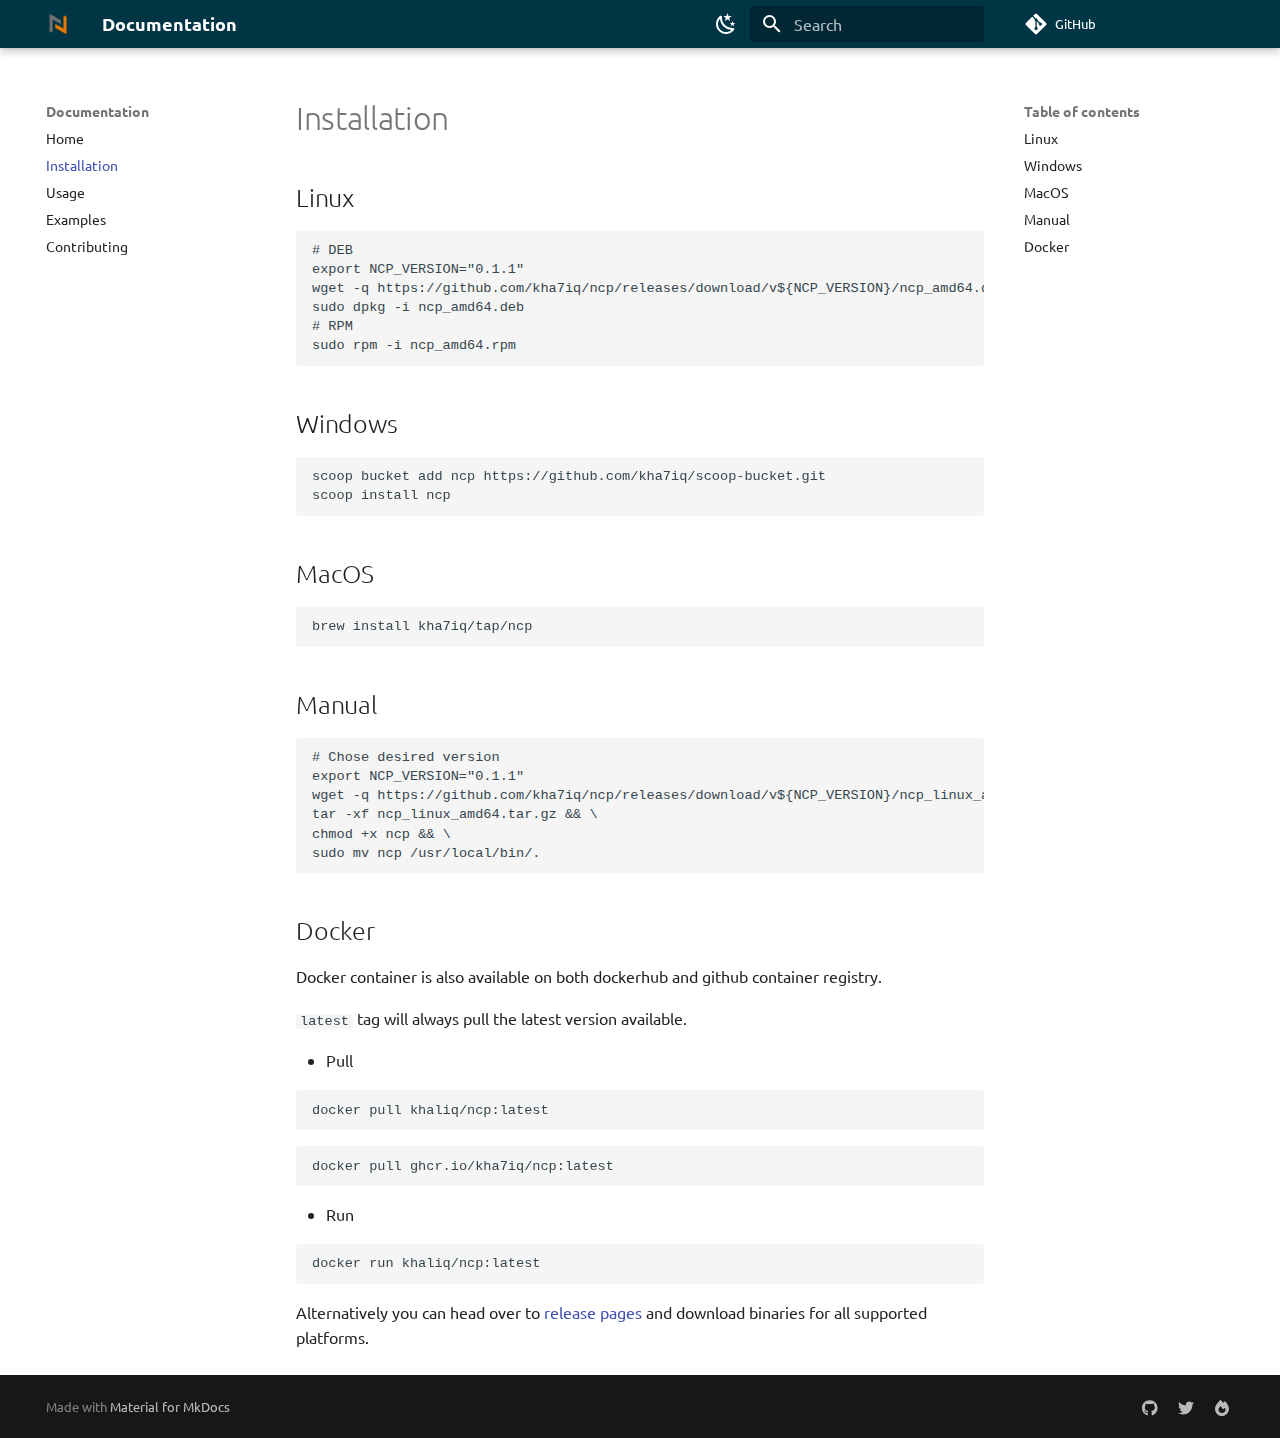
<file: 01-installation/index.html>
<!doctype html><html lang=en class=no-js> <head><meta charset=utf-8><meta name=viewport content="width=device-width,initial-scale=1"><link href=https://ncp.lmno.pk/01-installation/ rel=canonical><link rel=prev href=..><link href=../02-usage/ rel=next><link rel=icon href=../assets/favicon.png><meta name=generator content="mkdocs-1.4.3, mkdocs-material-9.1.15"><title>Installation - Documentation</title><link rel=stylesheet href=../assets/stylesheets/main.26e3688c.min.css><link rel=stylesheet href=../assets/stylesheets/palette.ecc896b0.min.css><link rel=preconnect href=https://fonts.gstatic.com crossorigin><link rel=stylesheet href="https://fonts.googleapis.com/css?family=Ubuntu:300,300i,400,400i,700,700i%7CUbuntu+Mono:400,400i,700,700i&display=fallback"><style>:root{--md-text-font:"Ubuntu";--md-code-font:"Ubuntu Mono"}</style><link rel=stylesheet href=../stylesheets/extra.css><script>__md_scope=new URL("..",location),__md_hash=e=>[...e].reduce((e,_)=>(e<<5)-e+_.charCodeAt(0),0),__md_get=(e,_=localStorage,t=__md_scope)=>JSON.parse(_.getItem(t.pathname+"."+e)),__md_set=(e,_,t=localStorage,a=__md_scope)=>{try{t.setItem(a.pathname+"."+e,JSON.stringify(_))}catch(e){}}</script></head> <body dir=ltr data-md-color-scheme=light data-md-color-primary=indigo data-md-color-accent=amber> <script>var palette=__md_get("__palette");if(palette&&"object"==typeof palette.color)for(var key of Object.keys(palette.color))document.body.setAttribute("data-md-color-"+key,palette.color[key])</script> <input class=md-toggle data-md-toggle=drawer type=checkbox id=__drawer autocomplete=off> <input class=md-toggle data-md-toggle=search type=checkbox id=__search autocomplete=off> <label class=md-overlay for=__drawer></label> <div data-md-component=skip> <a href=#installation class=md-skip> Skip to content </a> </div> <div data-md-component=announce> </div> <header class="md-header md-header--shadow" data-md-component=header> <nav class="md-header__inner md-grid" aria-label=Header> <a href=.. title=Documentation class="md-header__button md-logo" aria-label=Documentation data-md-component=logo> <img src=../assets/logo.png alt=logo> </a> <label class="md-header__button md-icon" for=__drawer> <svg xmlns=http://www.w3.org/2000/svg viewbox="0 0 24 24"><path d="M3 6h18v2H3V6m0 5h18v2H3v-2m0 5h18v2H3v-2Z"/></svg> </label> <div class=md-header__title data-md-component=header-title> <div class=md-header__ellipsis> <div class=md-header__topic> <span class=md-ellipsis> Documentation </span> </div> <div class=md-header__topic data-md-component=header-topic> <span class=md-ellipsis> Installation </span> </div> </div> </div> <form class=md-header__option data-md-component=palette> <input class=md-option data-md-color-media="(prefers-color-scheme: light)" data-md-color-scheme=light data-md-color-primary=indigo data-md-color-accent=amber aria-label="Switch to dark mode" type=radio name=__palette id=__palette_1> <label class="md-header__button md-icon" title="Switch to dark mode" for=__palette_2 hidden> <svg xmlns=http://www.w3.org/2000/svg viewbox="0 0 24 24"><path d="m17.75 4.09-2.53 1.94.91 3.06-2.63-1.81-2.63 1.81.91-3.06-2.53-1.94L12.44 4l1.06-3 1.06 3 3.19.09m3.5 6.91-1.64 1.25.59 1.98-1.7-1.17-1.7 1.17.59-1.98L15.75 11l2.06-.05L18.5 9l.69 1.95 2.06.05m-2.28 4.95c.83-.08 1.72 1.1 1.19 1.85-.32.45-.66.87-1.08 1.27C15.17 23 8.84 23 4.94 19.07c-3.91-3.9-3.91-10.24 0-14.14.4-.4.82-.76 1.27-1.08.75-.53 1.93.36 1.85 1.19-.27 2.86.69 5.83 2.89 8.02a9.96 9.96 0 0 0 8.02 2.89m-1.64 2.02a12.08 12.08 0 0 1-7.8-3.47c-2.17-2.19-3.33-5-3.49-7.82-2.81 3.14-2.7 7.96.31 10.98 3.02 3.01 7.84 3.12 10.98.31Z"/></svg> </label> <input class=md-option data-md-color-media="(prefers-color-scheme: dark)" data-md-color-scheme=slate data-md-color-primary=indigo data-md-color-accent=amber aria-label="Switch to light mode" type=radio name=__palette id=__palette_2> <label class="md-header__button md-icon" title="Switch to light mode" for=__palette_1 hidden> <svg xmlns=http://www.w3.org/2000/svg viewbox="0 0 24 24"><path d="M12 7a5 5 0 0 1 5 5 5 5 0 0 1-5 5 5 5 0 0 1-5-5 5 5 0 0 1 5-5m0 2a3 3 0 0 0-3 3 3 3 0 0 0 3 3 3 3 0 0 0 3-3 3 3 0 0 0-3-3m0-7 2.39 3.42C13.65 5.15 12.84 5 12 5c-.84 0-1.65.15-2.39.42L12 2M3.34 7l4.16-.35A7.2 7.2 0 0 0 5.94 8.5c-.44.74-.69 1.5-.83 2.29L3.34 7m.02 10 1.76-3.77a7.131 7.131 0 0 0 2.38 4.14L3.36 17M20.65 7l-1.77 3.79a7.023 7.023 0 0 0-2.38-4.15l4.15.36m-.01 10-4.14.36c.59-.51 1.12-1.14 1.54-1.86.42-.73.69-1.5.83-2.29L20.64 17M12 22l-2.41-3.44c.74.27 1.55.44 2.41.44.82 0 1.63-.17 2.37-.44L12 22Z"/></svg> </label> </form> <label class="md-header__button md-icon" for=__search> <svg xmlns=http://www.w3.org/2000/svg viewbox="0 0 24 24"><path d="M9.5 3A6.5 6.5 0 0 1 16 9.5c0 1.61-.59 3.09-1.56 4.23l.27.27h.79l5 5-1.5 1.5-5-5v-.79l-.27-.27A6.516 6.516 0 0 1 9.5 16 6.5 6.5 0 0 1 3 9.5 6.5 6.5 0 0 1 9.5 3m0 2C7 5 5 7 5 9.5S7 14 9.5 14 14 12 14 9.5 12 5 9.5 5Z"/></svg> </label> <div class=md-search data-md-component=search role=dialog> <label class=md-search__overlay for=__search></label> <div class=md-search__inner role=search> <form class=md-search__form name=search> <input type=text class=md-search__input name=query aria-label=Search placeholder=Search autocapitalize=off autocorrect=off autocomplete=off spellcheck=false data-md-component=search-query required> <label class="md-search__icon md-icon" for=__search> <svg xmlns=http://www.w3.org/2000/svg viewbox="0 0 24 24"><path d="M9.5 3A6.5 6.5 0 0 1 16 9.5c0 1.61-.59 3.09-1.56 4.23l.27.27h.79l5 5-1.5 1.5-5-5v-.79l-.27-.27A6.516 6.516 0 0 1 9.5 16 6.5 6.5 0 0 1 3 9.5 6.5 6.5 0 0 1 9.5 3m0 2C7 5 5 7 5 9.5S7 14 9.5 14 14 12 14 9.5 12 5 9.5 5Z"/></svg> <svg xmlns=http://www.w3.org/2000/svg viewbox="0 0 24 24"><path d="M20 11v2H8l5.5 5.5-1.42 1.42L4.16 12l7.92-7.92L13.5 5.5 8 11h12Z"/></svg> </label> <nav class=md-search__options aria-label=Search> <button type=reset class="md-search__icon md-icon" title=Clear aria-label=Clear tabindex=-1> <svg xmlns=http://www.w3.org/2000/svg viewbox="0 0 24 24"><path d="M19 6.41 17.59 5 12 10.59 6.41 5 5 6.41 10.59 12 5 17.59 6.41 19 12 13.41 17.59 19 19 17.59 13.41 12 19 6.41Z"/></svg> </button> </nav> </form> <div class=md-search__output> <div class=md-search__scrollwrap data-md-scrollfix> <div class=md-search-result data-md-component=search-result> <div class=md-search-result__meta> Initializing search </div> <ol class=md-search-result__list role=presentation></ol> </div> </div> </div> </div> </div> <div class=md-header__source> <a href=https://github.com/kha7iq/ncp title="Go to repository" class=md-source data-md-component=source> <div class="md-source__icon md-icon"> <svg xmlns=http://www.w3.org/2000/svg viewbox="0 0 448 512"><!-- Font Awesome Free 6.4.0 by @fontawesome - https://fontawesome.com License - https://fontawesome.com/license/free (Icons: CC BY 4.0, Fonts: SIL OFL 1.1, Code: MIT License) Copyright 2023 Fonticons, Inc.--><path d="M439.55 236.05 244 40.45a28.87 28.87 0 0 0-40.81 0l-40.66 40.63 51.52 51.52c27.06-9.14 52.68 16.77 43.39 43.68l49.66 49.66c34.23-11.8 61.18 31 35.47 56.69-26.49 26.49-70.21-2.87-56-37.34L240.22 199v121.85c25.3 12.54 22.26 41.85 9.08 55a34.34 34.34 0 0 1-48.55 0c-17.57-17.6-11.07-46.91 11.25-56v-123c-20.8-8.51-24.6-30.74-18.64-45L142.57 101 8.45 235.14a28.86 28.86 0 0 0 0 40.81l195.61 195.6a28.86 28.86 0 0 0 40.8 0l194.69-194.69a28.86 28.86 0 0 0 0-40.81z"/></svg> </div> <div class=md-source__repository> GitHub </div> </a> </div> </nav> </header> <div class=md-container data-md-component=container> <main class=md-main data-md-component=main> <div class="md-main__inner md-grid"> <div class="md-sidebar md-sidebar--primary" data-md-component=sidebar data-md-type=navigation> <div class=md-sidebar__scrollwrap> <div class=md-sidebar__inner> <nav class="md-nav md-nav--primary" aria-label=Navigation data-md-level=0> <label class=md-nav__title for=__drawer> <a href=.. title=Documentation class="md-nav__button md-logo" aria-label=Documentation data-md-component=logo> <img src=../assets/logo.png alt=logo> </a> Documentation </label> <div class=md-nav__source> <a href=https://github.com/kha7iq/ncp title="Go to repository" class=md-source data-md-component=source> <div class="md-source__icon md-icon"> <svg xmlns=http://www.w3.org/2000/svg viewbox="0 0 448 512"><!-- Font Awesome Free 6.4.0 by @fontawesome - https://fontawesome.com License - https://fontawesome.com/license/free (Icons: CC BY 4.0, Fonts: SIL OFL 1.1, Code: MIT License) Copyright 2023 Fonticons, Inc.--><path d="M439.55 236.05 244 40.45a28.87 28.87 0 0 0-40.81 0l-40.66 40.63 51.52 51.52c27.06-9.14 52.68 16.77 43.39 43.68l49.66 49.66c34.23-11.8 61.18 31 35.47 56.69-26.49 26.49-70.21-2.87-56-37.34L240.22 199v121.85c25.3 12.54 22.26 41.85 9.08 55a34.34 34.34 0 0 1-48.55 0c-17.57-17.6-11.07-46.91 11.25-56v-123c-20.8-8.51-24.6-30.74-18.64-45L142.57 101 8.45 235.14a28.86 28.86 0 0 0 0 40.81l195.61 195.6a28.86 28.86 0 0 0 40.8 0l194.69-194.69a28.86 28.86 0 0 0 0-40.81z"/></svg> </div> <div class=md-source__repository> GitHub </div> </a> </div> <ul class=md-nav__list data-md-scrollfix> <li class=md-nav__item> <a href=.. class=md-nav__link> Home </a> </li> <li class="md-nav__item md-nav__item--active"> <input class="md-nav__toggle md-toggle" type=checkbox id=__toc> <label class="md-nav__link md-nav__link--active" for=__toc> Installation <span class="md-nav__icon md-icon"></span> </label> <a href=./ class="md-nav__link md-nav__link--active"> Installation </a> <nav class="md-nav md-nav--secondary" aria-label="Table of contents"> <label class=md-nav__title for=__toc> <span class="md-nav__icon md-icon"></span> Table of contents </label> <ul class=md-nav__list data-md-component=toc data-md-scrollfix> <li class=md-nav__item> <a href=#linux class=md-nav__link> Linux </a> </li> <li class=md-nav__item> <a href=#windows class=md-nav__link> Windows </a> </li> <li class=md-nav__item> <a href=#macos class=md-nav__link> MacOS </a> </li> <li class=md-nav__item> <a href=#manual class=md-nav__link> Manual </a> </li> <li class=md-nav__item> <a href=#docker class=md-nav__link> Docker </a> </li> </ul> </nav> </li> <li class=md-nav__item> <a href=../02-usage/ class=md-nav__link> Usage </a> </li> <li class=md-nav__item> <a href=../03-examples/ class=md-nav__link> Examples </a> </li> <li class=md-nav__item> <a href=../contributing/ class=md-nav__link> Contributing </a> </li> </ul> </nav> </div> </div> </div> <div class="md-sidebar md-sidebar--secondary" data-md-component=sidebar data-md-type=toc> <div class=md-sidebar__scrollwrap> <div class=md-sidebar__inner> <nav class="md-nav md-nav--secondary" aria-label="Table of contents"> <label class=md-nav__title for=__toc> <span class="md-nav__icon md-icon"></span> Table of contents </label> <ul class=md-nav__list data-md-component=toc data-md-scrollfix> <li class=md-nav__item> <a href=#linux class=md-nav__link> Linux </a> </li> <li class=md-nav__item> <a href=#windows class=md-nav__link> Windows </a> </li> <li class=md-nav__item> <a href=#macos class=md-nav__link> MacOS </a> </li> <li class=md-nav__item> <a href=#manual class=md-nav__link> Manual </a> </li> <li class=md-nav__item> <a href=#docker class=md-nav__link> Docker </a> </li> </ul> </nav> </div> </div> </div> <div class=md-content data-md-component=content> <article class="md-content__inner md-typeset"> <h1 id=installation>Installation<a class=headerlink href=#installation title="Permanent link">&para;</a></h1> <h2 id=linux>Linux<a class=headerlink href=#linux title="Permanent link">&para;</a></h2> <div class=codehilite><pre><span></span><code><span class=c1># DEB</span>
<span class=nb>export</span><span class=w> </span><span class=nv>NCP_VERSION</span><span class=o>=</span><span class=s2>&quot;0.1.1&quot;</span>
wget<span class=w> </span>-q<span class=w> </span>https://github.com/kha7iq/ncp/releases/download/v<span class=si>${</span><span class=nv>NCP_VERSION</span><span class=si>}</span>/ncp_amd64.deb
sudo<span class=w> </span>dpkg<span class=w> </span>-i<span class=w> </span>ncp_amd64.deb
<span class=c1># RPM</span>
sudo<span class=w> </span>rpm<span class=w> </span>-i<span class=w> </span>ncp_amd64.rpm
</code></pre></div> <h2 id=windows>Windows<a class=headerlink href=#windows title="Permanent link">&para;</a></h2> <div class=codehilite><pre><span></span><code>scoop<span class=w> </span>bucket<span class=w> </span>add<span class=w> </span>ncp<span class=w> </span>https://github.com/kha7iq/scoop-bucket.git
scoop<span class=w> </span>install<span class=w> </span>ncp
</code></pre></div> <h2 id=macos>MacOS<a class=headerlink href=#macos title="Permanent link">&para;</a></h2> <div class=codehilite><pre><span></span><code>brew<span class=w> </span>install<span class=w> </span>kha7iq/tap/ncp
</code></pre></div> <h2 id=manual>Manual<a class=headerlink href=#manual title="Permanent link">&para;</a></h2> <div class=codehilite><pre><span></span><code><span class=c1># Chose desired version</span>
<span class=nb>export</span><span class=w> </span><span class=nv>NCP_VERSION</span><span class=o>=</span><span class=s2>&quot;0.1.1&quot;</span>
wget<span class=w> </span>-q<span class=w> </span>https://github.com/kha7iq/ncp/releases/download/v<span class=si>${</span><span class=nv>NCP_VERSION</span><span class=si>}</span>/ncp_linux_amd64.tar.gz<span class=w> </span><span class=o>&amp;&amp;</span><span class=w> </span><span class=se>\</span>
tar<span class=w> </span>-xf<span class=w> </span>ncp_linux_amd64.tar.gz<span class=w> </span><span class=o>&amp;&amp;</span><span class=w> </span><span class=se>\</span>
chmod<span class=w> </span>+x<span class=w> </span>ncp<span class=w> </span><span class=o>&amp;&amp;</span><span class=w> </span><span class=se>\</span>
sudo<span class=w> </span>mv<span class=w> </span>ncp<span class=w> </span>/usr/local/bin/.
</code></pre></div> <h2 id=docker>Docker<a class=headerlink href=#docker title="Permanent link">&para;</a></h2> <p>Docker container is also available on both dockerhub and github container registry.</p> <p><code>latest</code> tag will always pull the latest version available.</p> <ul> <li>Pull</li> </ul> <div class=codehilite><pre><span></span><code>docker<span class=w> </span>pull<span class=w> </span>khaliq/ncp:latest
</code></pre></div> <div class=codehilite><pre><span></span><code>docker<span class=w> </span>pull<span class=w> </span>ghcr.io/kha7iq/ncp:latest
</code></pre></div> <ul> <li>Run</li> </ul> <div class=codehilite><pre><span></span><code>docker<span class=w> </span>run<span class=w> </span>khaliq/ncp:latest
</code></pre></div> <p>Alternatively you can head over to <a href=https://github.com/kha7iq/ncp/releases>release pages</a> and download binaries for all supported platforms.</p> </article> </div> </div> </main> <footer class=md-footer> <div class="md-footer-meta md-typeset"> <div class="md-footer-meta__inner md-grid"> <div class=md-copyright> Made with <a href=https://squidfunk.github.io/mkdocs-material/ target=_blank rel=noopener> Material for MkDocs </a> </div> <div class=md-social> <a href=https://github.com/kha7iq target=_blank rel=noopener title=github.com class=md-social__link> <svg xmlns=http://www.w3.org/2000/svg viewbox="0 0 496 512"><!-- Font Awesome Free 6.4.0 by @fontawesome - https://fontawesome.com License - https://fontawesome.com/license/free (Icons: CC BY 4.0, Fonts: SIL OFL 1.1, Code: MIT License) Copyright 2023 Fonticons, Inc.--><path d="M165.9 397.4c0 2-2.3 3.6-5.2 3.6-3.3.3-5.6-1.3-5.6-3.6 0-2 2.3-3.6 5.2-3.6 3-.3 5.6 1.3 5.6 3.6zm-31.1-4.5c-.7 2 1.3 4.3 4.3 4.9 2.6 1 5.6 0 6.2-2s-1.3-4.3-4.3-5.2c-2.6-.7-5.5.3-6.2 2.3zm44.2-1.7c-2.9.7-4.9 2.6-4.6 4.9.3 2 2.9 3.3 5.9 2.6 2.9-.7 4.9-2.6 4.6-4.6-.3-1.9-3-3.2-5.9-2.9zM244.8 8C106.1 8 0 113.3 0 252c0 110.9 69.8 205.8 169.5 239.2 12.8 2.3 17.3-5.6 17.3-12.1 0-6.2-.3-40.4-.3-61.4 0 0-70 15-84.7-29.8 0 0-11.4-29.1-27.8-36.6 0 0-22.9-15.7 1.6-15.4 0 0 24.9 2 38.6 25.8 21.9 38.6 58.6 27.5 72.9 20.9 2.3-16 8.8-27.1 16-33.7-55.9-6.2-112.3-14.3-112.3-110.5 0-27.5 7.6-41.3 23.6-58.9-2.6-6.5-11.1-33.3 2.6-67.9 20.9-6.5 69 27 69 27 20-5.6 41.5-8.5 62.8-8.5s42.8 2.9 62.8 8.5c0 0 48.1-33.6 69-27 13.7 34.7 5.2 61.4 2.6 67.9 16 17.7 25.8 31.5 25.8 58.9 0 96.5-58.9 104.2-114.8 110.5 9.2 7.9 17 22.9 17 46.4 0 33.7-.3 75.4-.3 83.6 0 6.5 4.6 14.4 17.3 12.1C428.2 457.8 496 362.9 496 252 496 113.3 383.5 8 244.8 8zM97.2 352.9c-1.3 1-1 3.3.7 5.2 1.6 1.6 3.9 2.3 5.2 1 1.3-1 1-3.3-.7-5.2-1.6-1.6-3.9-2.3-5.2-1zm-10.8-8.1c-.7 1.3.3 2.9 2.3 3.9 1.6 1 3.6.7 4.3-.7.7-1.3-.3-2.9-2.3-3.9-2-.6-3.6-.3-4.3.7zm32.4 35.6c-1.6 1.3-1 4.3 1.3 6.2 2.3 2.3 5.2 2.6 6.5 1 1.3-1.3.7-4.3-1.3-6.2-2.2-2.3-5.2-2.6-6.5-1zm-11.4-14.7c-1.6 1-1.6 3.6 0 5.9 1.6 2.3 4.3 3.3 5.6 2.3 1.6-1.3 1.6-3.9 0-6.2-1.4-2.3-4-3.3-5.6-2z"/></svg> </a> <a href=https://twitter.com/kha7iq target=_blank rel=noopener title=twitter.com class=md-social__link> <svg xmlns=http://www.w3.org/2000/svg viewbox="0 0 512 512"><!-- Font Awesome Free 6.4.0 by @fontawesome - https://fontawesome.com License - https://fontawesome.com/license/free (Icons: CC BY 4.0, Fonts: SIL OFL 1.1, Code: MIT License) Copyright 2023 Fonticons, Inc.--><path d="M459.37 151.716c.325 4.548.325 9.097.325 13.645 0 138.72-105.583 298.558-298.558 298.558-59.452 0-114.68-17.219-161.137-47.106 8.447.974 16.568 1.299 25.34 1.299 49.055 0 94.213-16.568 130.274-44.832-46.132-.975-84.792-31.188-98.112-72.772 6.498.974 12.995 1.624 19.818 1.624 9.421 0 18.843-1.3 27.614-3.573-48.081-9.747-84.143-51.98-84.143-102.985v-1.299c13.969 7.797 30.214 12.67 47.431 13.319-28.264-18.843-46.781-51.005-46.781-87.391 0-19.492 5.197-37.36 14.294-52.954 51.655 63.675 129.3 105.258 216.365 109.807-1.624-7.797-2.599-15.918-2.599-24.04 0-57.828 46.782-104.934 104.934-104.934 30.213 0 57.502 12.67 76.67 33.137 23.715-4.548 46.456-13.32 66.599-25.34-7.798 24.366-24.366 44.833-46.132 57.827 21.117-2.273 41.584-8.122 60.426-16.243-14.292 20.791-32.161 39.308-52.628 54.253z"/></svg> </a> <a href=https://ncp.lmno.pk/ target=_blank rel=noopener title=ncp.lmno.pk class=md-social__link> <svg xmlns=http://www.w3.org/2000/svg viewbox="0 0 448 512"><!-- Font Awesome Free 6.4.0 by @fontawesome - https://fontawesome.com License - https://fontawesome.com/license/free (Icons: CC BY 4.0, Fonts: SIL OFL 1.1, Code: MIT License) Copyright 2023 Fonticons, Inc.--><path d="M159.3 5.4c7.8-7.3 19.9-7.2 27.7.1 27.6 25.9 53.5 53.8 77.7 84 11-14.4 23.5-30.1 37-42.9 7.9-7.4 20.1-7.4 28 .1 34.6 33 63.9 76.6 84.5 118 20.3 40.8 33.8 82.5 33.8 111.9C448 404.2 348.2 512 224 512 98.4 512 0 404.1 0 276.5c0-38.4 17.8-85.3 45.4-131.7C73.3 97.7 112.7 48.6 159.3 5.4zM225.7 416c25.3 0 47.7-7 68.8-21 42.1-29.4 53.4-88.2 28.1-134.4-4.5-9-16-9.6-22.5-2l-25.2 29.3c-6.6 7.6-18.5 7.4-24.7-.5-16.5-21-46-58.5-62.8-79.8-6.3-8-18.3-8.1-24.7-.1-33.8 42.5-50.8 69.3-50.8 99.4.1 68.5 50.7 109.1 113.8 109.1z"/></svg> </a> </div> </div> </div> </footer> </div> <div class=md-dialog data-md-component=dialog> <div class="md-dialog__inner md-typeset"></div> </div> <script id=__config type=application/json>{"base": "..", "features": [], "search": "../assets/javascripts/workers/search.208ed371.min.js", "translations": {"clipboard.copied": "Copied to clipboard", "clipboard.copy": "Copy to clipboard", "search.result.more.one": "1 more on this page", "search.result.more.other": "# more on this page", "search.result.none": "No matching documents", "search.result.one": "1 matching document", "search.result.other": "# matching documents", "search.result.placeholder": "Type to start searching", "search.result.term.missing": "Missing", "select.version": "Select version"}}</script> <script src=../assets/javascripts/bundle.b4d07000.min.js></script> </body> </html>
</file>
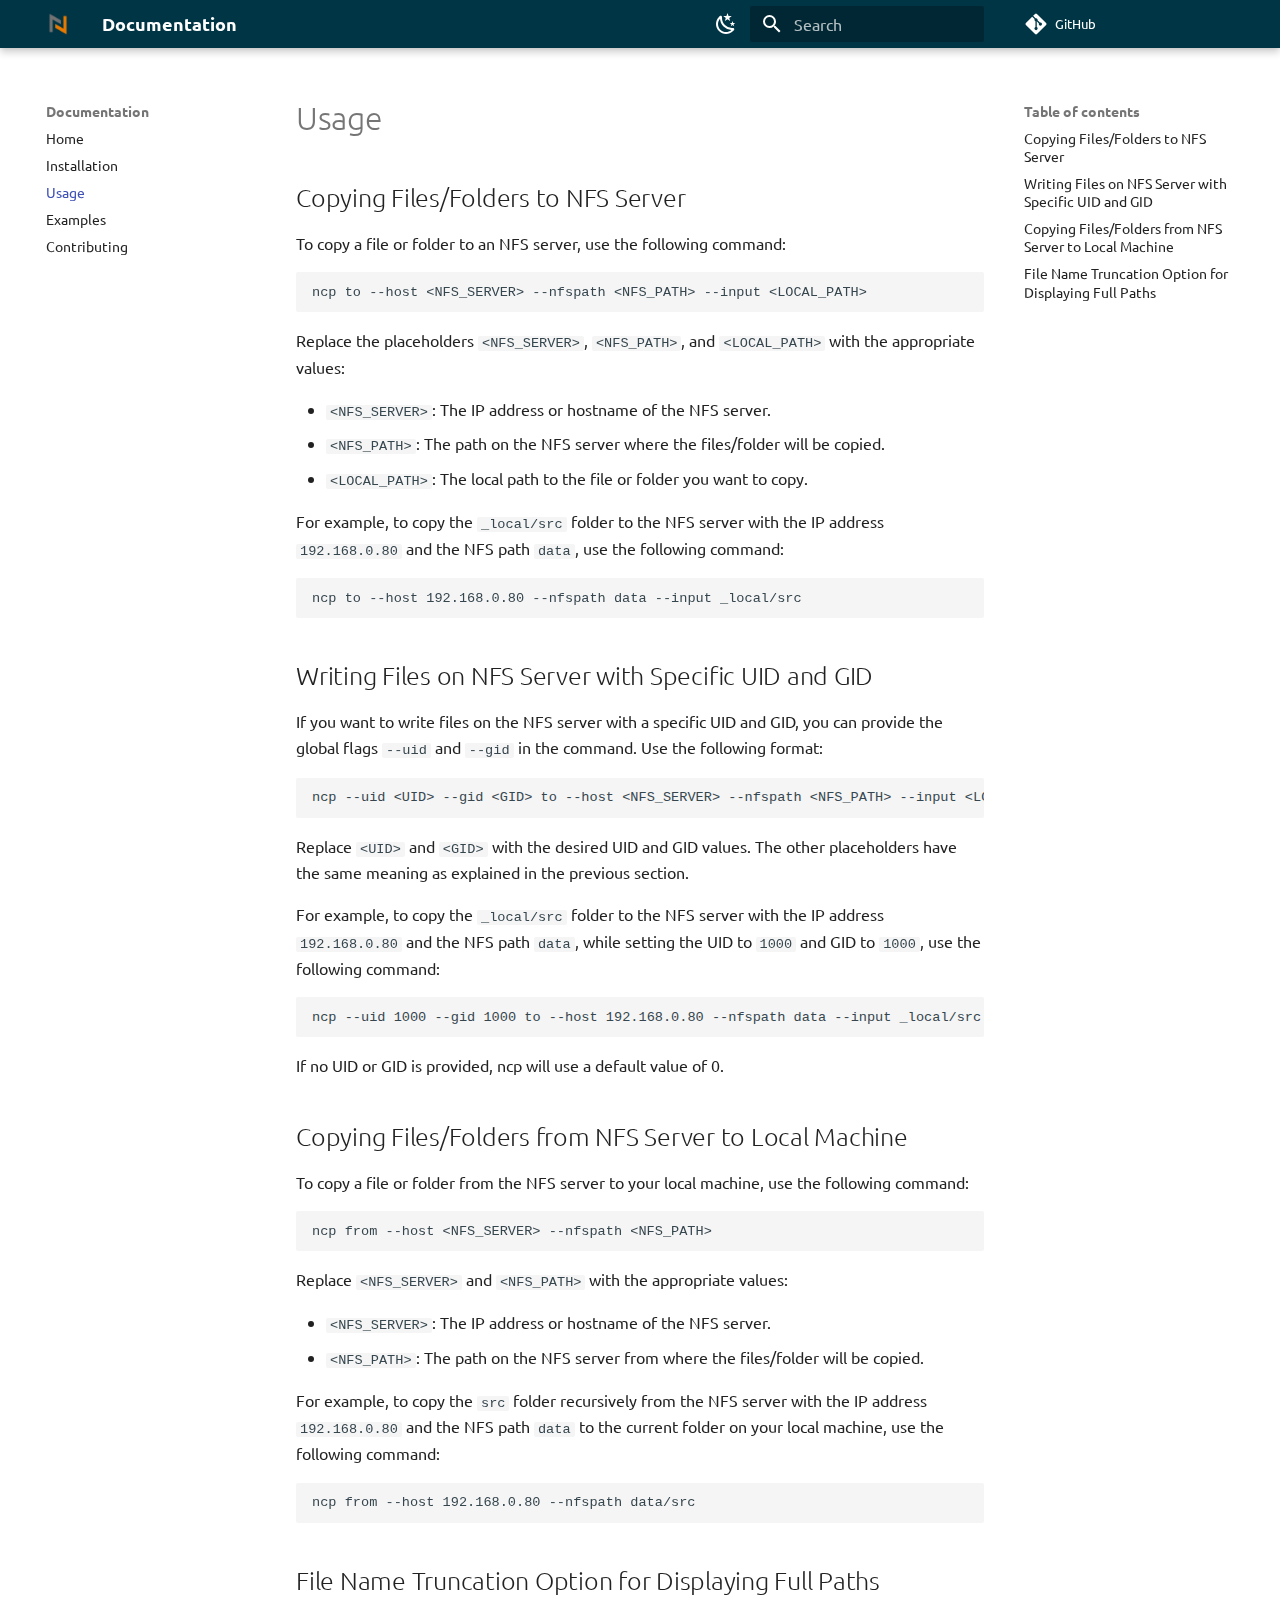
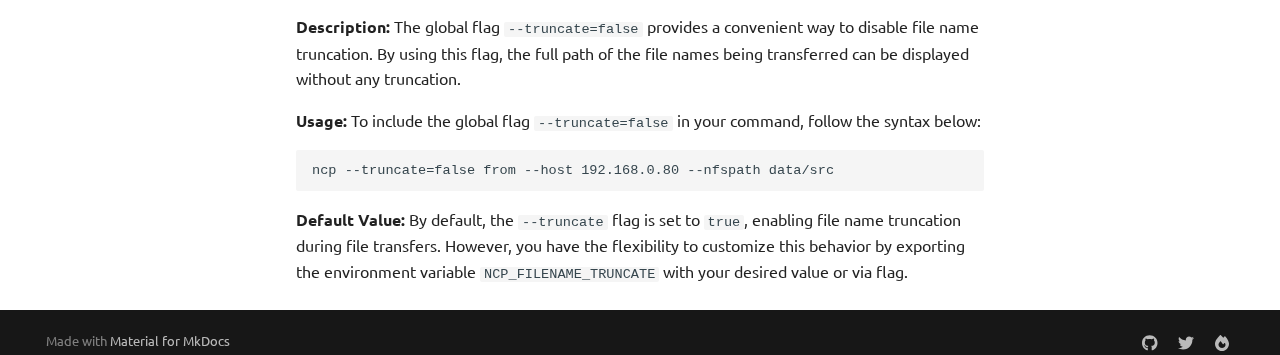
<file: 02-usage/index.html>
<!doctype html><html lang=en class=no-js> <head><meta charset=utf-8><meta name=viewport content="width=device-width,initial-scale=1"><link href=https://ncp.lmno.pk/02-usage/ rel=canonical><link href=../01-installation/ rel=prev><link href=../03-examples/ rel=next><link rel=icon href=../assets/favicon.png><meta name=generator content="mkdocs-1.4.3, mkdocs-material-9.1.15"><title>Usage - Documentation</title><link rel=stylesheet href=../assets/stylesheets/main.26e3688c.min.css><link rel=stylesheet href=../assets/stylesheets/palette.ecc896b0.min.css><link rel=preconnect href=https://fonts.gstatic.com crossorigin><link rel=stylesheet href="https://fonts.googleapis.com/css?family=Ubuntu:300,300i,400,400i,700,700i%7CUbuntu+Mono:400,400i,700,700i&display=fallback"><style>:root{--md-text-font:"Ubuntu";--md-code-font:"Ubuntu Mono"}</style><link rel=stylesheet href=../stylesheets/extra.css><script>__md_scope=new URL("..",location),__md_hash=e=>[...e].reduce((e,_)=>(e<<5)-e+_.charCodeAt(0),0),__md_get=(e,_=localStorage,t=__md_scope)=>JSON.parse(_.getItem(t.pathname+"."+e)),__md_set=(e,_,t=localStorage,a=__md_scope)=>{try{t.setItem(a.pathname+"."+e,JSON.stringify(_))}catch(e){}}</script></head> <body dir=ltr data-md-color-scheme=light data-md-color-primary=indigo data-md-color-accent=amber> <script>var palette=__md_get("__palette");if(palette&&"object"==typeof palette.color)for(var key of Object.keys(palette.color))document.body.setAttribute("data-md-color-"+key,palette.color[key])</script> <input class=md-toggle data-md-toggle=drawer type=checkbox id=__drawer autocomplete=off> <input class=md-toggle data-md-toggle=search type=checkbox id=__search autocomplete=off> <label class=md-overlay for=__drawer></label> <div data-md-component=skip> <a href=#usage class=md-skip> Skip to content </a> </div> <div data-md-component=announce> </div> <header class="md-header md-header--shadow" data-md-component=header> <nav class="md-header__inner md-grid" aria-label=Header> <a href=.. title=Documentation class="md-header__button md-logo" aria-label=Documentation data-md-component=logo> <img src=../assets/logo.png alt=logo> </a> <label class="md-header__button md-icon" for=__drawer> <svg xmlns=http://www.w3.org/2000/svg viewbox="0 0 24 24"><path d="M3 6h18v2H3V6m0 5h18v2H3v-2m0 5h18v2H3v-2Z"/></svg> </label> <div class=md-header__title data-md-component=header-title> <div class=md-header__ellipsis> <div class=md-header__topic> <span class=md-ellipsis> Documentation </span> </div> <div class=md-header__topic data-md-component=header-topic> <span class=md-ellipsis> Usage </span> </div> </div> </div> <form class=md-header__option data-md-component=palette> <input class=md-option data-md-color-media="(prefers-color-scheme: light)" data-md-color-scheme=light data-md-color-primary=indigo data-md-color-accent=amber aria-label="Switch to dark mode" type=radio name=__palette id=__palette_1> <label class="md-header__button md-icon" title="Switch to dark mode" for=__palette_2 hidden> <svg xmlns=http://www.w3.org/2000/svg viewbox="0 0 24 24"><path d="m17.75 4.09-2.53 1.94.91 3.06-2.63-1.81-2.63 1.81.91-3.06-2.53-1.94L12.44 4l1.06-3 1.06 3 3.19.09m3.5 6.91-1.64 1.25.59 1.98-1.7-1.17-1.7 1.17.59-1.98L15.75 11l2.06-.05L18.5 9l.69 1.95 2.06.05m-2.28 4.95c.83-.08 1.72 1.1 1.19 1.85-.32.45-.66.87-1.08 1.27C15.17 23 8.84 23 4.94 19.07c-3.91-3.9-3.91-10.24 0-14.14.4-.4.82-.76 1.27-1.08.75-.53 1.93.36 1.85 1.19-.27 2.86.69 5.83 2.89 8.02a9.96 9.96 0 0 0 8.02 2.89m-1.64 2.02a12.08 12.08 0 0 1-7.8-3.47c-2.17-2.19-3.33-5-3.49-7.82-2.81 3.14-2.7 7.96.31 10.98 3.02 3.01 7.84 3.12 10.98.31Z"/></svg> </label> <input class=md-option data-md-color-media="(prefers-color-scheme: dark)" data-md-color-scheme=slate data-md-color-primary=indigo data-md-color-accent=amber aria-label="Switch to light mode" type=radio name=__palette id=__palette_2> <label class="md-header__button md-icon" title="Switch to light mode" for=__palette_1 hidden> <svg xmlns=http://www.w3.org/2000/svg viewbox="0 0 24 24"><path d="M12 7a5 5 0 0 1 5 5 5 5 0 0 1-5 5 5 5 0 0 1-5-5 5 5 0 0 1 5-5m0 2a3 3 0 0 0-3 3 3 3 0 0 0 3 3 3 3 0 0 0 3-3 3 3 0 0 0-3-3m0-7 2.39 3.42C13.65 5.15 12.84 5 12 5c-.84 0-1.65.15-2.39.42L12 2M3.34 7l4.16-.35A7.2 7.2 0 0 0 5.94 8.5c-.44.74-.69 1.5-.83 2.29L3.34 7m.02 10 1.76-3.77a7.131 7.131 0 0 0 2.38 4.14L3.36 17M20.65 7l-1.77 3.79a7.023 7.023 0 0 0-2.38-4.15l4.15.36m-.01 10-4.14.36c.59-.51 1.12-1.14 1.54-1.86.42-.73.69-1.5.83-2.29L20.64 17M12 22l-2.41-3.44c.74.27 1.55.44 2.41.44.82 0 1.63-.17 2.37-.44L12 22Z"/></svg> </label> </form> <label class="md-header__button md-icon" for=__search> <svg xmlns=http://www.w3.org/2000/svg viewbox="0 0 24 24"><path d="M9.5 3A6.5 6.5 0 0 1 16 9.5c0 1.61-.59 3.09-1.56 4.23l.27.27h.79l5 5-1.5 1.5-5-5v-.79l-.27-.27A6.516 6.516 0 0 1 9.5 16 6.5 6.5 0 0 1 3 9.5 6.5 6.5 0 0 1 9.5 3m0 2C7 5 5 7 5 9.5S7 14 9.5 14 14 12 14 9.5 12 5 9.5 5Z"/></svg> </label> <div class=md-search data-md-component=search role=dialog> <label class=md-search__overlay for=__search></label> <div class=md-search__inner role=search> <form class=md-search__form name=search> <input type=text class=md-search__input name=query aria-label=Search placeholder=Search autocapitalize=off autocorrect=off autocomplete=off spellcheck=false data-md-component=search-query required> <label class="md-search__icon md-icon" for=__search> <svg xmlns=http://www.w3.org/2000/svg viewbox="0 0 24 24"><path d="M9.5 3A6.5 6.5 0 0 1 16 9.5c0 1.61-.59 3.09-1.56 4.23l.27.27h.79l5 5-1.5 1.5-5-5v-.79l-.27-.27A6.516 6.516 0 0 1 9.5 16 6.5 6.5 0 0 1 3 9.5 6.5 6.5 0 0 1 9.5 3m0 2C7 5 5 7 5 9.5S7 14 9.5 14 14 12 14 9.5 12 5 9.5 5Z"/></svg> <svg xmlns=http://www.w3.org/2000/svg viewbox="0 0 24 24"><path d="M20 11v2H8l5.5 5.5-1.42 1.42L4.16 12l7.92-7.92L13.5 5.5 8 11h12Z"/></svg> </label> <nav class=md-search__options aria-label=Search> <button type=reset class="md-search__icon md-icon" title=Clear aria-label=Clear tabindex=-1> <svg xmlns=http://www.w3.org/2000/svg viewbox="0 0 24 24"><path d="M19 6.41 17.59 5 12 10.59 6.41 5 5 6.41 10.59 12 5 17.59 6.41 19 12 13.41 17.59 19 19 17.59 13.41 12 19 6.41Z"/></svg> </button> </nav> </form> <div class=md-search__output> <div class=md-search__scrollwrap data-md-scrollfix> <div class=md-search-result data-md-component=search-result> <div class=md-search-result__meta> Initializing search </div> <ol class=md-search-result__list role=presentation></ol> </div> </div> </div> </div> </div> <div class=md-header__source> <a href=https://github.com/kha7iq/ncp title="Go to repository" class=md-source data-md-component=source> <div class="md-source__icon md-icon"> <svg xmlns=http://www.w3.org/2000/svg viewbox="0 0 448 512"><!-- Font Awesome Free 6.4.0 by @fontawesome - https://fontawesome.com License - https://fontawesome.com/license/free (Icons: CC BY 4.0, Fonts: SIL OFL 1.1, Code: MIT License) Copyright 2023 Fonticons, Inc.--><path d="M439.55 236.05 244 40.45a28.87 28.87 0 0 0-40.81 0l-40.66 40.63 51.52 51.52c27.06-9.14 52.68 16.77 43.39 43.68l49.66 49.66c34.23-11.8 61.18 31 35.47 56.69-26.49 26.49-70.21-2.87-56-37.34L240.22 199v121.85c25.3 12.54 22.26 41.85 9.08 55a34.34 34.34 0 0 1-48.55 0c-17.57-17.6-11.07-46.91 11.25-56v-123c-20.8-8.51-24.6-30.74-18.64-45L142.57 101 8.45 235.14a28.86 28.86 0 0 0 0 40.81l195.61 195.6a28.86 28.86 0 0 0 40.8 0l194.69-194.69a28.86 28.86 0 0 0 0-40.81z"/></svg> </div> <div class=md-source__repository> GitHub </div> </a> </div> </nav> </header> <div class=md-container data-md-component=container> <main class=md-main data-md-component=main> <div class="md-main__inner md-grid"> <div class="md-sidebar md-sidebar--primary" data-md-component=sidebar data-md-type=navigation> <div class=md-sidebar__scrollwrap> <div class=md-sidebar__inner> <nav class="md-nav md-nav--primary" aria-label=Navigation data-md-level=0> <label class=md-nav__title for=__drawer> <a href=.. title=Documentation class="md-nav__button md-logo" aria-label=Documentation data-md-component=logo> <img src=../assets/logo.png alt=logo> </a> Documentation </label> <div class=md-nav__source> <a href=https://github.com/kha7iq/ncp title="Go to repository" class=md-source data-md-component=source> <div class="md-source__icon md-icon"> <svg xmlns=http://www.w3.org/2000/svg viewbox="0 0 448 512"><!-- Font Awesome Free 6.4.0 by @fontawesome - https://fontawesome.com License - https://fontawesome.com/license/free (Icons: CC BY 4.0, Fonts: SIL OFL 1.1, Code: MIT License) Copyright 2023 Fonticons, Inc.--><path d="M439.55 236.05 244 40.45a28.87 28.87 0 0 0-40.81 0l-40.66 40.63 51.52 51.52c27.06-9.14 52.68 16.77 43.39 43.68l49.66 49.66c34.23-11.8 61.18 31 35.47 56.69-26.49 26.49-70.21-2.87-56-37.34L240.22 199v121.85c25.3 12.54 22.26 41.85 9.08 55a34.34 34.34 0 0 1-48.55 0c-17.57-17.6-11.07-46.91 11.25-56v-123c-20.8-8.51-24.6-30.74-18.64-45L142.57 101 8.45 235.14a28.86 28.86 0 0 0 0 40.81l195.61 195.6a28.86 28.86 0 0 0 40.8 0l194.69-194.69a28.86 28.86 0 0 0 0-40.81z"/></svg> </div> <div class=md-source__repository> GitHub </div> </a> </div> <ul class=md-nav__list data-md-scrollfix> <li class=md-nav__item> <a href=.. class=md-nav__link> Home </a> </li> <li class=md-nav__item> <a href=../01-installation/ class=md-nav__link> Installation </a> </li> <li class="md-nav__item md-nav__item--active"> <input class="md-nav__toggle md-toggle" type=checkbox id=__toc> <label class="md-nav__link md-nav__link--active" for=__toc> Usage <span class="md-nav__icon md-icon"></span> </label> <a href=./ class="md-nav__link md-nav__link--active"> Usage </a> <nav class="md-nav md-nav--secondary" aria-label="Table of contents"> <label class=md-nav__title for=__toc> <span class="md-nav__icon md-icon"></span> Table of contents </label> <ul class=md-nav__list data-md-component=toc data-md-scrollfix> <li class=md-nav__item> <a href=#copying-filesfolders-to-nfs-server class=md-nav__link> Copying Files/Folders to NFS Server </a> </li> <li class=md-nav__item> <a href=#writing-files-on-nfs-server-with-specific-uid-and-gid class=md-nav__link> Writing Files on NFS Server with Specific UID and GID </a> </li> <li class=md-nav__item> <a href=#copying-filesfolders-from-nfs-server-to-local-machine class=md-nav__link> Copying Files/Folders from NFS Server to Local Machine </a> </li> <li class=md-nav__item> <a href=#file-name-truncation-option-for-displaying-full-paths class=md-nav__link> File Name Truncation Option for Displaying Full Paths </a> </li> </ul> </nav> </li> <li class=md-nav__item> <a href=../03-examples/ class=md-nav__link> Examples </a> </li> <li class=md-nav__item> <a href=../contributing/ class=md-nav__link> Contributing </a> </li> </ul> </nav> </div> </div> </div> <div class="md-sidebar md-sidebar--secondary" data-md-component=sidebar data-md-type=toc> <div class=md-sidebar__scrollwrap> <div class=md-sidebar__inner> <nav class="md-nav md-nav--secondary" aria-label="Table of contents"> <label class=md-nav__title for=__toc> <span class="md-nav__icon md-icon"></span> Table of contents </label> <ul class=md-nav__list data-md-component=toc data-md-scrollfix> <li class=md-nav__item> <a href=#copying-filesfolders-to-nfs-server class=md-nav__link> Copying Files/Folders to NFS Server </a> </li> <li class=md-nav__item> <a href=#writing-files-on-nfs-server-with-specific-uid-and-gid class=md-nav__link> Writing Files on NFS Server with Specific UID and GID </a> </li> <li class=md-nav__item> <a href=#copying-filesfolders-from-nfs-server-to-local-machine class=md-nav__link> Copying Files/Folders from NFS Server to Local Machine </a> </li> <li class=md-nav__item> <a href=#file-name-truncation-option-for-displaying-full-paths class=md-nav__link> File Name Truncation Option for Displaying Full Paths </a> </li> </ul> </nav> </div> </div> </div> <div class=md-content data-md-component=content> <article class="md-content__inner md-typeset"> <h1 id=usage>Usage<a class=headerlink href=#usage title="Permanent link">&para;</a></h1> <h2 id=copying-filesfolders-to-nfs-server>Copying Files/Folders to NFS Server<a class=headerlink href=#copying-filesfolders-to-nfs-server title="Permanent link">&para;</a></h2> <p>To copy a file or folder to an NFS server, use the following command:</p> <div class=codehilite><pre><span></span><code>ncp<span class=w> </span>to<span class=w> </span>--host<span class=w> </span>&lt;NFS_SERVER&gt;<span class=w> </span>--nfspath<span class=w> </span>&lt;NFS_PATH&gt;<span class=w> </span>--input<span class=w> </span>&lt;LOCAL_PATH&gt;
</code></pre></div> <p>Replace the placeholders <code>&lt;NFS_SERVER&gt;</code>, <code>&lt;NFS_PATH&gt;</code>, and <code>&lt;LOCAL_PATH&gt;</code> with the appropriate values:</p> <ul> <li><code>&lt;NFS_SERVER&gt;</code>: The IP address or hostname of the NFS server.</li> <li><code>&lt;NFS_PATH&gt;</code>: The path on the NFS server where the files/folder will be copied.</li> <li><code>&lt;LOCAL_PATH&gt;</code>: The local path to the file or folder you want to copy.</li> </ul> <p>For example, to copy the <code>_local/src</code> folder to the NFS server with the IP address <code>192.168.0.80</code> and the NFS path <code>data</code>, use the following command:</p> <div class=codehilite><pre><span></span><code>ncp<span class=w> </span>to<span class=w> </span>--host<span class=w> </span><span class=m>192</span>.168.0.80<span class=w> </span>--nfspath<span class=w> </span>data<span class=w> </span>--input<span class=w> </span>_local/src
</code></pre></div> <h2 id=writing-files-on-nfs-server-with-specific-uid-and-gid>Writing Files on NFS Server with Specific UID and GID<a class=headerlink href=#writing-files-on-nfs-server-with-specific-uid-and-gid title="Permanent link">&para;</a></h2> <p>If you want to write files on the NFS server with a specific UID and GID, you can provide the global flags <code>--uid</code> and <code>--gid</code> in the command. Use the following format:</p> <div class=codehilite><pre><span></span><code>ncp<span class=w> </span>--uid<span class=w> </span>&lt;UID&gt;<span class=w> </span>--gid<span class=w> </span>&lt;GID&gt;<span class=w> </span>to<span class=w> </span>--host<span class=w> </span>&lt;NFS_SERVER&gt;<span class=w> </span>--nfspath<span class=w> </span>&lt;NFS_PATH&gt;<span class=w> </span>--input<span class=w> </span>&lt;LOCAL_PATH&gt;
</code></pre></div> <p>Replace <code>&lt;UID&gt;</code> and <code>&lt;GID&gt;</code> with the desired UID and GID values. The other placeholders have the same meaning as explained in the previous section.</p> <p>For example, to copy the <code>_local/src</code> folder to the NFS server with the IP address <code>192.168.0.80</code> and the NFS path <code>data</code>, while setting the UID to <code>1000</code> and GID to <code>1000</code>, use the following command:</p> <div class=codehilite><pre><span></span><code>ncp<span class=w> </span>--uid<span class=w> </span><span class=m>1000</span><span class=w> </span>--gid<span class=w> </span><span class=m>1000</span><span class=w> </span>to<span class=w> </span>--host<span class=w> </span><span class=m>192</span>.168.0.80<span class=w> </span>--nfspath<span class=w> </span>data<span class=w> </span>--input<span class=w> </span>_local/src
</code></pre></div> <p>If no UID or GID is provided, ncp will use a default value of 0.</p> <h2 id=copying-filesfolders-from-nfs-server-to-local-machine>Copying Files/Folders from NFS Server to Local Machine<a class=headerlink href=#copying-filesfolders-from-nfs-server-to-local-machine title="Permanent link">&para;</a></h2> <p>To copy a file or folder from the NFS server to your local machine, use the following command:</p> <div class=codehilite><pre><span></span><code>ncp<span class=w> </span>from<span class=w> </span>--host<span class=w> </span>&lt;NFS_SERVER&gt;<span class=w> </span>--nfspath<span class=w> </span>&lt;NFS_PATH&gt;
</code></pre></div> <p>Replace <code>&lt;NFS_SERVER&gt;</code> and <code>&lt;NFS_PATH&gt;</code> with the appropriate values:</p> <ul> <li><code>&lt;NFS_SERVER&gt;</code>: The IP address or hostname of the NFS server.</li> <li><code>&lt;NFS_PATH&gt;</code>: The path on the NFS server from where the files/folder will be copied.</li> </ul> <p>For example, to copy the <code>src</code> folder recursively from the NFS server with the IP address <code>192.168.0.80</code> and the NFS path <code>data</code> to the current folder on your local machine, use the following command:</p> <div class=codehilite><pre><span></span><code>ncp<span class=w> </span>from<span class=w> </span>--host<span class=w> </span><span class=m>192</span>.168.0.80<span class=w> </span>--nfspath<span class=w> </span>data/src
</code></pre></div> <h2 id=file-name-truncation-option-for-displaying-full-paths>File Name Truncation Option for Displaying Full Paths<a class=headerlink href=#file-name-truncation-option-for-displaying-full-paths title="Permanent link">&para;</a></h2> <p><strong>Description:</strong> The global flag <code>--truncate=false</code> provides a convenient way to disable file name truncation. By using this flag, the full path of the file names being transferred can be displayed without any truncation.</p> <p><strong>Usage:</strong> To include the global flag <code>--truncate=false</code> in your command, follow the syntax below:</p> <div class=codehilite><pre><span></span><code>ncp --truncate=false from --host 192.168.0.80 --nfspath data/src 
</code></pre></div> <p><strong>Default Value:</strong> By default, the <code>--truncate</code> flag is set to <code>true</code>, enabling file name truncation during file transfers. However, you have the flexibility to customize this behavior by exporting the environment variable <code>NCP_FILENAME_TRUNCATE</code> with your desired value or via flag.</p> </article> </div> </div> </main> <footer class=md-footer> <div class="md-footer-meta md-typeset"> <div class="md-footer-meta__inner md-grid"> <div class=md-copyright> Made with <a href=https://squidfunk.github.io/mkdocs-material/ target=_blank rel=noopener> Material for MkDocs </a> </div> <div class=md-social> <a href=https://github.com/kha7iq target=_blank rel=noopener title=github.com class=md-social__link> <svg xmlns=http://www.w3.org/2000/svg viewbox="0 0 496 512"><!-- Font Awesome Free 6.4.0 by @fontawesome - https://fontawesome.com License - https://fontawesome.com/license/free (Icons: CC BY 4.0, Fonts: SIL OFL 1.1, Code: MIT License) Copyright 2023 Fonticons, Inc.--><path d="M165.9 397.4c0 2-2.3 3.6-5.2 3.6-3.3.3-5.6-1.3-5.6-3.6 0-2 2.3-3.6 5.2-3.6 3-.3 5.6 1.3 5.6 3.6zm-31.1-4.5c-.7 2 1.3 4.3 4.3 4.9 2.6 1 5.6 0 6.2-2s-1.3-4.3-4.3-5.2c-2.6-.7-5.5.3-6.2 2.3zm44.2-1.7c-2.9.7-4.9 2.6-4.6 4.9.3 2 2.9 3.3 5.9 2.6 2.9-.7 4.9-2.6 4.6-4.6-.3-1.9-3-3.2-5.9-2.9zM244.8 8C106.1 8 0 113.3 0 252c0 110.9 69.8 205.8 169.5 239.2 12.8 2.3 17.3-5.6 17.3-12.1 0-6.2-.3-40.4-.3-61.4 0 0-70 15-84.7-29.8 0 0-11.4-29.1-27.8-36.6 0 0-22.9-15.7 1.6-15.4 0 0 24.9 2 38.6 25.8 21.9 38.6 58.6 27.5 72.9 20.9 2.3-16 8.8-27.1 16-33.7-55.9-6.2-112.3-14.3-112.3-110.5 0-27.5 7.6-41.3 23.6-58.9-2.6-6.5-11.1-33.3 2.6-67.9 20.9-6.5 69 27 69 27 20-5.6 41.5-8.5 62.8-8.5s42.8 2.9 62.8 8.5c0 0 48.1-33.6 69-27 13.7 34.7 5.2 61.4 2.6 67.9 16 17.7 25.8 31.5 25.8 58.9 0 96.5-58.9 104.2-114.8 110.5 9.2 7.9 17 22.9 17 46.4 0 33.7-.3 75.4-.3 83.6 0 6.5 4.6 14.4 17.3 12.1C428.2 457.8 496 362.9 496 252 496 113.3 383.5 8 244.8 8zM97.2 352.9c-1.3 1-1 3.3.7 5.2 1.6 1.6 3.9 2.3 5.2 1 1.3-1 1-3.3-.7-5.2-1.6-1.6-3.9-2.3-5.2-1zm-10.8-8.1c-.7 1.3.3 2.9 2.3 3.9 1.6 1 3.6.7 4.3-.7.7-1.3-.3-2.9-2.3-3.9-2-.6-3.6-.3-4.3.7zm32.4 35.6c-1.6 1.3-1 4.3 1.3 6.2 2.3 2.3 5.2 2.6 6.5 1 1.3-1.3.7-4.3-1.3-6.2-2.2-2.3-5.2-2.6-6.5-1zm-11.4-14.7c-1.6 1-1.6 3.6 0 5.9 1.6 2.3 4.3 3.3 5.6 2.3 1.6-1.3 1.6-3.9 0-6.2-1.4-2.3-4-3.3-5.6-2z"/></svg> </a> <a href=https://twitter.com/kha7iq target=_blank rel=noopener title=twitter.com class=md-social__link> <svg xmlns=http://www.w3.org/2000/svg viewbox="0 0 512 512"><!-- Font Awesome Free 6.4.0 by @fontawesome - https://fontawesome.com License - https://fontawesome.com/license/free (Icons: CC BY 4.0, Fonts: SIL OFL 1.1, Code: MIT License) Copyright 2023 Fonticons, Inc.--><path d="M459.37 151.716c.325 4.548.325 9.097.325 13.645 0 138.72-105.583 298.558-298.558 298.558-59.452 0-114.68-17.219-161.137-47.106 8.447.974 16.568 1.299 25.34 1.299 49.055 0 94.213-16.568 130.274-44.832-46.132-.975-84.792-31.188-98.112-72.772 6.498.974 12.995 1.624 19.818 1.624 9.421 0 18.843-1.3 27.614-3.573-48.081-9.747-84.143-51.98-84.143-102.985v-1.299c13.969 7.797 30.214 12.67 47.431 13.319-28.264-18.843-46.781-51.005-46.781-87.391 0-19.492 5.197-37.36 14.294-52.954 51.655 63.675 129.3 105.258 216.365 109.807-1.624-7.797-2.599-15.918-2.599-24.04 0-57.828 46.782-104.934 104.934-104.934 30.213 0 57.502 12.67 76.67 33.137 23.715-4.548 46.456-13.32 66.599-25.34-7.798 24.366-24.366 44.833-46.132 57.827 21.117-2.273 41.584-8.122 60.426-16.243-14.292 20.791-32.161 39.308-52.628 54.253z"/></svg> </a> <a href=https://ncp.lmno.pk/ target=_blank rel=noopener title=ncp.lmno.pk class=md-social__link> <svg xmlns=http://www.w3.org/2000/svg viewbox="0 0 448 512"><!-- Font Awesome Free 6.4.0 by @fontawesome - https://fontawesome.com License - https://fontawesome.com/license/free (Icons: CC BY 4.0, Fonts: SIL OFL 1.1, Code: MIT License) Copyright 2023 Fonticons, Inc.--><path d="M159.3 5.4c7.8-7.3 19.9-7.2 27.7.1 27.6 25.9 53.5 53.8 77.7 84 11-14.4 23.5-30.1 37-42.9 7.9-7.4 20.1-7.4 28 .1 34.6 33 63.9 76.6 84.5 118 20.3 40.8 33.8 82.5 33.8 111.9C448 404.2 348.2 512 224 512 98.4 512 0 404.1 0 276.5c0-38.4 17.8-85.3 45.4-131.7C73.3 97.7 112.7 48.6 159.3 5.4zM225.7 416c25.3 0 47.7-7 68.8-21 42.1-29.4 53.4-88.2 28.1-134.4-4.5-9-16-9.6-22.5-2l-25.2 29.3c-6.6 7.6-18.5 7.4-24.7-.5-16.5-21-46-58.5-62.8-79.8-6.3-8-18.3-8.1-24.7-.1-33.8 42.5-50.8 69.3-50.8 99.4.1 68.5 50.7 109.1 113.8 109.1z"/></svg> </a> </div> </div> </div> </footer> </div> <div class=md-dialog data-md-component=dialog> <div class="md-dialog__inner md-typeset"></div> </div> <script id=__config type=application/json>{"base": "..", "features": [], "search": "../assets/javascripts/workers/search.208ed371.min.js", "translations": {"clipboard.copied": "Copied to clipboard", "clipboard.copy": "Copy to clipboard", "search.result.more.one": "1 more on this page", "search.result.more.other": "# more on this page", "search.result.none": "No matching documents", "search.result.one": "1 matching document", "search.result.other": "# matching documents", "search.result.placeholder": "Type to start searching", "search.result.term.missing": "Missing", "select.version": "Select version"}}</script> <script src=../assets/javascripts/bundle.b4d07000.min.js></script> </body> </html>
</file>
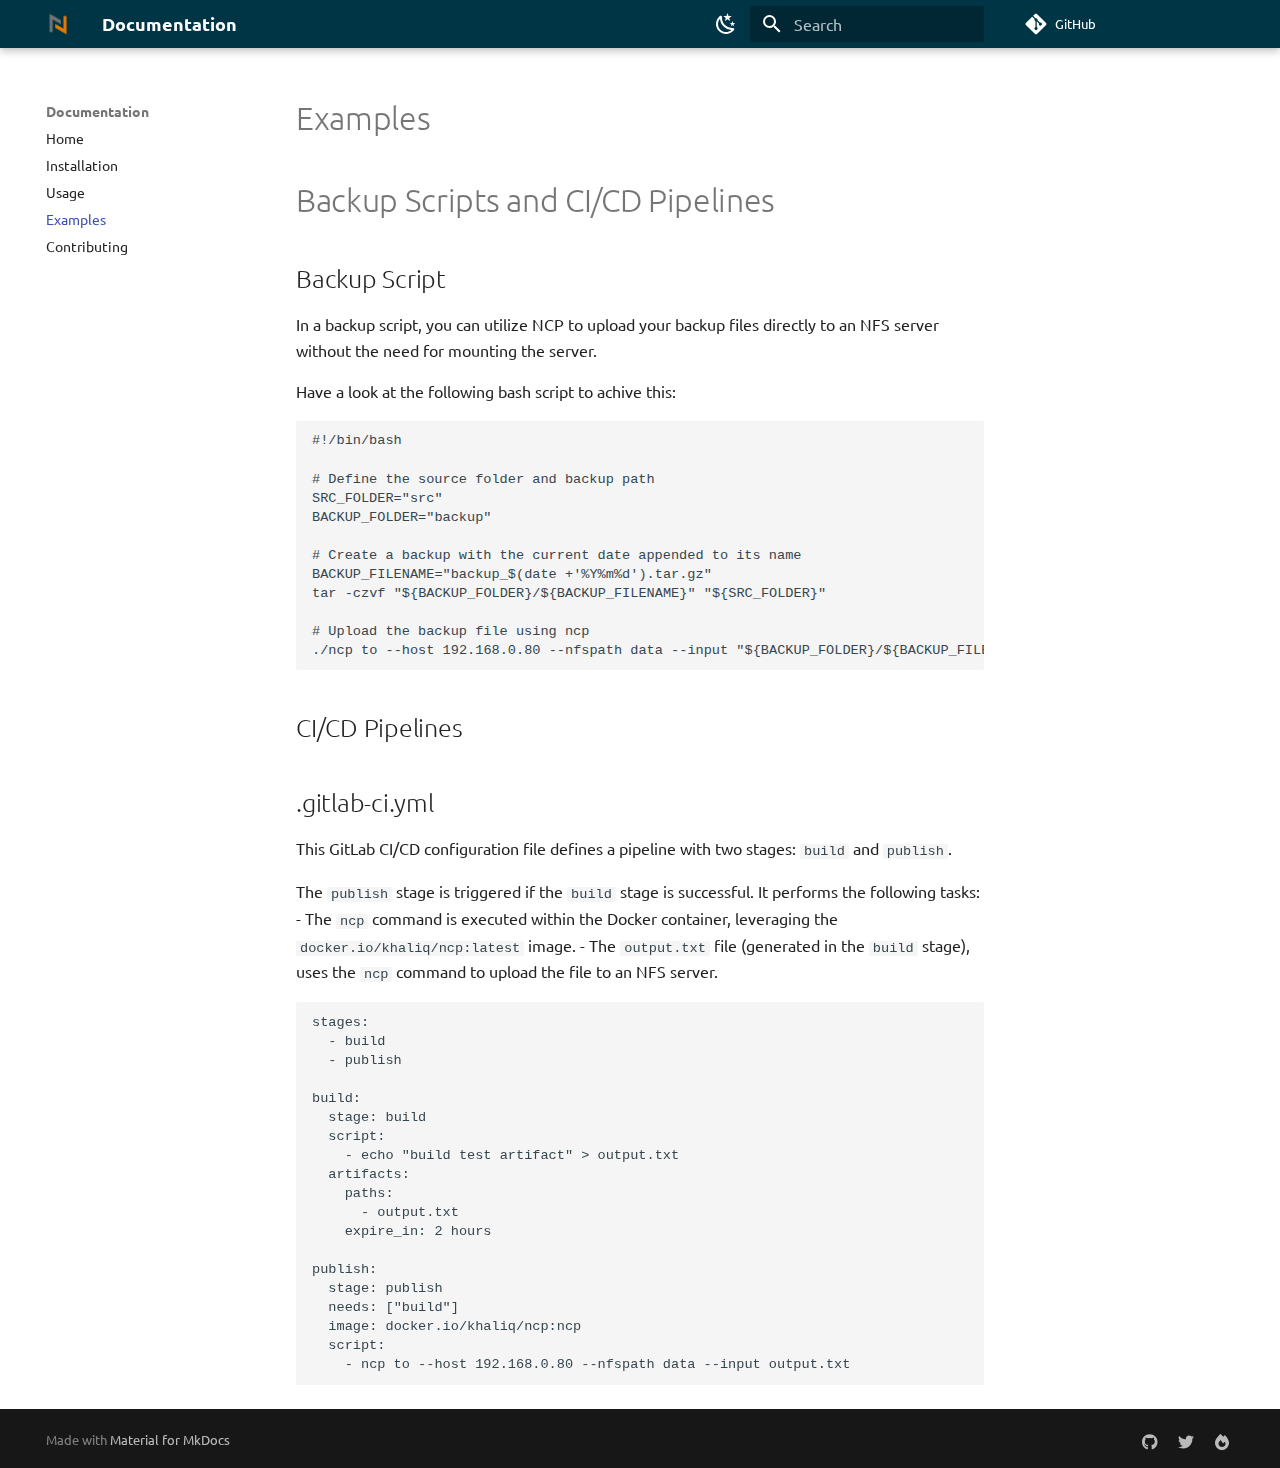
<file: 03-examples/index.html>
<!doctype html><html lang=en class=no-js> <head><meta charset=utf-8><meta name=viewport content="width=device-width,initial-scale=1"><link href=https://ncp.lmno.pk/03-examples/ rel=canonical><link href=../02-usage/ rel=prev><link href=../contributing/ rel=next><link rel=icon href=../assets/favicon.png><meta name=generator content="mkdocs-1.4.3, mkdocs-material-9.1.15"><title>Examples - Documentation</title><link rel=stylesheet href=../assets/stylesheets/main.26e3688c.min.css><link rel=stylesheet href=../assets/stylesheets/palette.ecc896b0.min.css><link rel=preconnect href=https://fonts.gstatic.com crossorigin><link rel=stylesheet href="https://fonts.googleapis.com/css?family=Ubuntu:300,300i,400,400i,700,700i%7CUbuntu+Mono:400,400i,700,700i&display=fallback"><style>:root{--md-text-font:"Ubuntu";--md-code-font:"Ubuntu Mono"}</style><link rel=stylesheet href=../stylesheets/extra.css><script>__md_scope=new URL("..",location),__md_hash=e=>[...e].reduce((e,_)=>(e<<5)-e+_.charCodeAt(0),0),__md_get=(e,_=localStorage,t=__md_scope)=>JSON.parse(_.getItem(t.pathname+"."+e)),__md_set=(e,_,t=localStorage,a=__md_scope)=>{try{t.setItem(a.pathname+"."+e,JSON.stringify(_))}catch(e){}}</script></head> <body dir=ltr data-md-color-scheme=light data-md-color-primary=indigo data-md-color-accent=amber> <script>var palette=__md_get("__palette");if(palette&&"object"==typeof palette.color)for(var key of Object.keys(palette.color))document.body.setAttribute("data-md-color-"+key,palette.color[key])</script> <input class=md-toggle data-md-toggle=drawer type=checkbox id=__drawer autocomplete=off> <input class=md-toggle data-md-toggle=search type=checkbox id=__search autocomplete=off> <label class=md-overlay for=__drawer></label> <div data-md-component=skip> <a href=#examples class=md-skip> Skip to content </a> </div> <div data-md-component=announce> </div> <header class="md-header md-header--shadow" data-md-component=header> <nav class="md-header__inner md-grid" aria-label=Header> <a href=.. title=Documentation class="md-header__button md-logo" aria-label=Documentation data-md-component=logo> <img src=../assets/logo.png alt=logo> </a> <label class="md-header__button md-icon" for=__drawer> <svg xmlns=http://www.w3.org/2000/svg viewbox="0 0 24 24"><path d="M3 6h18v2H3V6m0 5h18v2H3v-2m0 5h18v2H3v-2Z"/></svg> </label> <div class=md-header__title data-md-component=header-title> <div class=md-header__ellipsis> <div class=md-header__topic> <span class=md-ellipsis> Documentation </span> </div> <div class=md-header__topic data-md-component=header-topic> <span class=md-ellipsis> Examples </span> </div> </div> </div> <form class=md-header__option data-md-component=palette> <input class=md-option data-md-color-media="(prefers-color-scheme: light)" data-md-color-scheme=light data-md-color-primary=indigo data-md-color-accent=amber aria-label="Switch to dark mode" type=radio name=__palette id=__palette_1> <label class="md-header__button md-icon" title="Switch to dark mode" for=__palette_2 hidden> <svg xmlns=http://www.w3.org/2000/svg viewbox="0 0 24 24"><path d="m17.75 4.09-2.53 1.94.91 3.06-2.63-1.81-2.63 1.81.91-3.06-2.53-1.94L12.44 4l1.06-3 1.06 3 3.19.09m3.5 6.91-1.64 1.25.59 1.98-1.7-1.17-1.7 1.17.59-1.98L15.75 11l2.06-.05L18.5 9l.69 1.95 2.06.05m-2.28 4.95c.83-.08 1.72 1.1 1.19 1.85-.32.45-.66.87-1.08 1.27C15.17 23 8.84 23 4.94 19.07c-3.91-3.9-3.91-10.24 0-14.14.4-.4.82-.76 1.27-1.08.75-.53 1.93.36 1.85 1.19-.27 2.86.69 5.83 2.89 8.02a9.96 9.96 0 0 0 8.02 2.89m-1.64 2.02a12.08 12.08 0 0 1-7.8-3.47c-2.17-2.19-3.33-5-3.49-7.82-2.81 3.14-2.7 7.96.31 10.98 3.02 3.01 7.84 3.12 10.98.31Z"/></svg> </label> <input class=md-option data-md-color-media="(prefers-color-scheme: dark)" data-md-color-scheme=slate data-md-color-primary=indigo data-md-color-accent=amber aria-label="Switch to light mode" type=radio name=__palette id=__palette_2> <label class="md-header__button md-icon" title="Switch to light mode" for=__palette_1 hidden> <svg xmlns=http://www.w3.org/2000/svg viewbox="0 0 24 24"><path d="M12 7a5 5 0 0 1 5 5 5 5 0 0 1-5 5 5 5 0 0 1-5-5 5 5 0 0 1 5-5m0 2a3 3 0 0 0-3 3 3 3 0 0 0 3 3 3 3 0 0 0 3-3 3 3 0 0 0-3-3m0-7 2.39 3.42C13.65 5.15 12.84 5 12 5c-.84 0-1.65.15-2.39.42L12 2M3.34 7l4.16-.35A7.2 7.2 0 0 0 5.94 8.5c-.44.74-.69 1.5-.83 2.29L3.34 7m.02 10 1.76-3.77a7.131 7.131 0 0 0 2.38 4.14L3.36 17M20.65 7l-1.77 3.79a7.023 7.023 0 0 0-2.38-4.15l4.15.36m-.01 10-4.14.36c.59-.51 1.12-1.14 1.54-1.86.42-.73.69-1.5.83-2.29L20.64 17M12 22l-2.41-3.44c.74.27 1.55.44 2.41.44.82 0 1.63-.17 2.37-.44L12 22Z"/></svg> </label> </form> <label class="md-header__button md-icon" for=__search> <svg xmlns=http://www.w3.org/2000/svg viewbox="0 0 24 24"><path d="M9.5 3A6.5 6.5 0 0 1 16 9.5c0 1.61-.59 3.09-1.56 4.23l.27.27h.79l5 5-1.5 1.5-5-5v-.79l-.27-.27A6.516 6.516 0 0 1 9.5 16 6.5 6.5 0 0 1 3 9.5 6.5 6.5 0 0 1 9.5 3m0 2C7 5 5 7 5 9.5S7 14 9.5 14 14 12 14 9.5 12 5 9.5 5Z"/></svg> </label> <div class=md-search data-md-component=search role=dialog> <label class=md-search__overlay for=__search></label> <div class=md-search__inner role=search> <form class=md-search__form name=search> <input type=text class=md-search__input name=query aria-label=Search placeholder=Search autocapitalize=off autocorrect=off autocomplete=off spellcheck=false data-md-component=search-query required> <label class="md-search__icon md-icon" for=__search> <svg xmlns=http://www.w3.org/2000/svg viewbox="0 0 24 24"><path d="M9.5 3A6.5 6.5 0 0 1 16 9.5c0 1.61-.59 3.09-1.56 4.23l.27.27h.79l5 5-1.5 1.5-5-5v-.79l-.27-.27A6.516 6.516 0 0 1 9.5 16 6.5 6.5 0 0 1 3 9.5 6.5 6.5 0 0 1 9.5 3m0 2C7 5 5 7 5 9.5S7 14 9.5 14 14 12 14 9.5 12 5 9.5 5Z"/></svg> <svg xmlns=http://www.w3.org/2000/svg viewbox="0 0 24 24"><path d="M20 11v2H8l5.5 5.5-1.42 1.42L4.16 12l7.92-7.92L13.5 5.5 8 11h12Z"/></svg> </label> <nav class=md-search__options aria-label=Search> <button type=reset class="md-search__icon md-icon" title=Clear aria-label=Clear tabindex=-1> <svg xmlns=http://www.w3.org/2000/svg viewbox="0 0 24 24"><path d="M19 6.41 17.59 5 12 10.59 6.41 5 5 6.41 10.59 12 5 17.59 6.41 19 12 13.41 17.59 19 19 17.59 13.41 12 19 6.41Z"/></svg> </button> </nav> </form> <div class=md-search__output> <div class=md-search__scrollwrap data-md-scrollfix> <div class=md-search-result data-md-component=search-result> <div class=md-search-result__meta> Initializing search </div> <ol class=md-search-result__list role=presentation></ol> </div> </div> </div> </div> </div> <div class=md-header__source> <a href=https://github.com/kha7iq/ncp title="Go to repository" class=md-source data-md-component=source> <div class="md-source__icon md-icon"> <svg xmlns=http://www.w3.org/2000/svg viewbox="0 0 448 512"><!-- Font Awesome Free 6.4.0 by @fontawesome - https://fontawesome.com License - https://fontawesome.com/license/free (Icons: CC BY 4.0, Fonts: SIL OFL 1.1, Code: MIT License) Copyright 2023 Fonticons, Inc.--><path d="M439.55 236.05 244 40.45a28.87 28.87 0 0 0-40.81 0l-40.66 40.63 51.52 51.52c27.06-9.14 52.68 16.77 43.39 43.68l49.66 49.66c34.23-11.8 61.18 31 35.47 56.69-26.49 26.49-70.21-2.87-56-37.34L240.22 199v121.85c25.3 12.54 22.26 41.85 9.08 55a34.34 34.34 0 0 1-48.55 0c-17.57-17.6-11.07-46.91 11.25-56v-123c-20.8-8.51-24.6-30.74-18.64-45L142.57 101 8.45 235.14a28.86 28.86 0 0 0 0 40.81l195.61 195.6a28.86 28.86 0 0 0 40.8 0l194.69-194.69a28.86 28.86 0 0 0 0-40.81z"/></svg> </div> <div class=md-source__repository> GitHub </div> </a> </div> </nav> </header> <div class=md-container data-md-component=container> <main class=md-main data-md-component=main> <div class="md-main__inner md-grid"> <div class="md-sidebar md-sidebar--primary" data-md-component=sidebar data-md-type=navigation> <div class=md-sidebar__scrollwrap> <div class=md-sidebar__inner> <nav class="md-nav md-nav--primary" aria-label=Navigation data-md-level=0> <label class=md-nav__title for=__drawer> <a href=.. title=Documentation class="md-nav__button md-logo" aria-label=Documentation data-md-component=logo> <img src=../assets/logo.png alt=logo> </a> Documentation </label> <div class=md-nav__source> <a href=https://github.com/kha7iq/ncp title="Go to repository" class=md-source data-md-component=source> <div class="md-source__icon md-icon"> <svg xmlns=http://www.w3.org/2000/svg viewbox="0 0 448 512"><!-- Font Awesome Free 6.4.0 by @fontawesome - https://fontawesome.com License - https://fontawesome.com/license/free (Icons: CC BY 4.0, Fonts: SIL OFL 1.1, Code: MIT License) Copyright 2023 Fonticons, Inc.--><path d="M439.55 236.05 244 40.45a28.87 28.87 0 0 0-40.81 0l-40.66 40.63 51.52 51.52c27.06-9.14 52.68 16.77 43.39 43.68l49.66 49.66c34.23-11.8 61.18 31 35.47 56.69-26.49 26.49-70.21-2.87-56-37.34L240.22 199v121.85c25.3 12.54 22.26 41.85 9.08 55a34.34 34.34 0 0 1-48.55 0c-17.57-17.6-11.07-46.91 11.25-56v-123c-20.8-8.51-24.6-30.74-18.64-45L142.57 101 8.45 235.14a28.86 28.86 0 0 0 0 40.81l195.61 195.6a28.86 28.86 0 0 0 40.8 0l194.69-194.69a28.86 28.86 0 0 0 0-40.81z"/></svg> </div> <div class=md-source__repository> GitHub </div> </a> </div> <ul class=md-nav__list data-md-scrollfix> <li class=md-nav__item> <a href=.. class=md-nav__link> Home </a> </li> <li class=md-nav__item> <a href=../01-installation/ class=md-nav__link> Installation </a> </li> <li class=md-nav__item> <a href=../02-usage/ class=md-nav__link> Usage </a> </li> <li class="md-nav__item md-nav__item--active"> <input class="md-nav__toggle md-toggle" type=checkbox id=__toc> <a href=./ class="md-nav__link md-nav__link--active"> Examples </a> </li> <li class=md-nav__item> <a href=../contributing/ class=md-nav__link> Contributing </a> </li> </ul> </nav> </div> </div> </div> <div class="md-sidebar md-sidebar--secondary" data-md-component=sidebar data-md-type=toc> <div class=md-sidebar__scrollwrap> <div class=md-sidebar__inner> <nav class="md-nav md-nav--secondary" aria-label="Table of contents"> </nav> </div> </div> </div> <div class=md-content data-md-component=content> <article class="md-content__inner md-typeset"> <h1 id=examples>Examples<a class=headerlink href=#examples title="Permanent link">&para;</a></h1> <h1 id=backup-scripts-and-cicd-pipelines>Backup Scripts and CI/CD Pipelines<a class=headerlink href=#backup-scripts-and-cicd-pipelines title="Permanent link">&para;</a></h1> <h2 id=backup-script>Backup Script<a class=headerlink href=#backup-script title="Permanent link">&para;</a></h2> <p>In a backup script, you can utilize NCP to upload your backup files directly to an NFS server without the need for mounting the server.</p> <p>Have a look at the following bash script to achive this:</p> <div class=codehilite><pre><span></span><code><span class=ch>#!/bin/bash</span>

<span class=c1># Define the source folder and backup path</span>
<span class=nv>SRC_FOLDER</span><span class=o>=</span><span class=s2>&quot;src&quot;</span>
<span class=nv>BACKUP_FOLDER</span><span class=o>=</span><span class=s2>&quot;backup&quot;</span>

<span class=c1># Create a backup with the current date appended to its name</span>
<span class=nv>BACKUP_FILENAME</span><span class=o>=</span><span class=s2>&quot;backup_</span><span class=k>$(</span>date<span class=w> </span>+<span class=s1>&#39;%Y%m%d&#39;</span><span class=k>)</span><span class=s2>.tar.gz&quot;</span>
tar<span class=w> </span>-czvf<span class=w> </span><span class=s2>&quot;</span><span class=si>${</span><span class=nv>BACKUP_FOLDER</span><span class=si>}</span><span class=s2>/</span><span class=si>${</span><span class=nv>BACKUP_FILENAME</span><span class=si>}</span><span class=s2>&quot;</span><span class=w> </span><span class=s2>&quot;</span><span class=si>${</span><span class=nv>SRC_FOLDER</span><span class=si>}</span><span class=s2>&quot;</span>

<span class=c1># Upload the backup file using ncp</span>
./ncp<span class=w> </span>to<span class=w> </span>--host<span class=w> </span><span class=m>192</span>.168.0.80<span class=w> </span>--nfspath<span class=w> </span>data<span class=w> </span>--input<span class=w> </span><span class=s2>&quot;</span><span class=si>${</span><span class=nv>BACKUP_FOLDER</span><span class=si>}</span><span class=s2>/</span><span class=si>${</span><span class=nv>BACKUP_FILENAME</span><span class=si>}</span><span class=s2>&quot;</span>
</code></pre></div> <h2 id=cicd-pipelines>CI/CD Pipelines<a class=headerlink href=#cicd-pipelines title="Permanent link">&para;</a></h2> <h2 id=gitlab-ciyml>.gitlab-ci.yml<a class=headerlink href=#gitlab-ciyml title="Permanent link">&para;</a></h2> <p>This GitLab CI/CD configuration file defines a pipeline with two stages: <code>build</code> and <code>publish</code>.</p> <p>The <code>publish</code> stage is triggered if the <code>build</code> stage is successful. It performs the following tasks: - The <code>ncp</code> command is executed within the Docker container, leveraging the <code>docker.io/khaliq/ncp:latest</code> image. - The <code>output.txt</code> file (generated in the <code>build</code> stage), uses the <code>ncp</code> command to upload the file to an NFS server.</p> <div class=codehilite><pre><span></span><code><span class=nt>stages</span><span class=p>:</span>
<span class=w>  </span><span class="p p-Indicator">-</span><span class=w> </span><span class="l l-Scalar l-Scalar-Plain">build</span>
<span class=w>  </span><span class="p p-Indicator">-</span><span class=w> </span><span class="l l-Scalar l-Scalar-Plain">publish</span>

<span class=nt>build</span><span class=p>:</span>
<span class=w>  </span><span class=nt>stage</span><span class=p>:</span><span class=w> </span><span class="l l-Scalar l-Scalar-Plain">build</span>
<span class=w>  </span><span class=nt>script</span><span class=p>:</span>
<span class=w>    </span><span class="p p-Indicator">-</span><span class=w> </span><span class="l l-Scalar l-Scalar-Plain">echo &quot;build test artifact&quot; &gt; output.txt</span>
<span class=w>  </span><span class=nt>artifacts</span><span class=p>:</span>
<span class=w>    </span><span class=nt>paths</span><span class=p>:</span>
<span class=w>      </span><span class="p p-Indicator">-</span><span class=w> </span><span class="l l-Scalar l-Scalar-Plain">output.txt</span>
<span class=w>    </span><span class=nt>expire_in</span><span class=p>:</span><span class=w> </span><span class="l l-Scalar l-Scalar-Plain">2 hours</span>

<span class=nt>publish</span><span class=p>:</span>
<span class=w>  </span><span class=nt>stage</span><span class=p>:</span><span class=w> </span><span class="l l-Scalar l-Scalar-Plain">publish</span>
<span class=w>  </span><span class=nt>needs</span><span class=p>:</span><span class=w> </span><span class="p p-Indicator">[</span><span class=s>&quot;build&quot;</span><span class="p p-Indicator">]</span>
<span class=w>  </span><span class=nt>image</span><span class=p>:</span><span class=w> </span><span class="l l-Scalar l-Scalar-Plain">docker.io/khaliq/ncp:ncp</span>
<span class=w>  </span><span class=nt>script</span><span class=p>:</span>
<span class=w>    </span><span class="p p-Indicator">-</span><span class=w> </span><span class="l l-Scalar l-Scalar-Plain">ncp to --host 192.168.0.80 --nfspath data --input output.txt</span>
</code></pre></div> </article> </div> </div> </main> <footer class=md-footer> <div class="md-footer-meta md-typeset"> <div class="md-footer-meta__inner md-grid"> <div class=md-copyright> Made with <a href=https://squidfunk.github.io/mkdocs-material/ target=_blank rel=noopener> Material for MkDocs </a> </div> <div class=md-social> <a href=https://github.com/kha7iq target=_blank rel=noopener title=github.com class=md-social__link> <svg xmlns=http://www.w3.org/2000/svg viewbox="0 0 496 512"><!-- Font Awesome Free 6.4.0 by @fontawesome - https://fontawesome.com License - https://fontawesome.com/license/free (Icons: CC BY 4.0, Fonts: SIL OFL 1.1, Code: MIT License) Copyright 2023 Fonticons, Inc.--><path d="M165.9 397.4c0 2-2.3 3.6-5.2 3.6-3.3.3-5.6-1.3-5.6-3.6 0-2 2.3-3.6 5.2-3.6 3-.3 5.6 1.3 5.6 3.6zm-31.1-4.5c-.7 2 1.3 4.3 4.3 4.9 2.6 1 5.6 0 6.2-2s-1.3-4.3-4.3-5.2c-2.6-.7-5.5.3-6.2 2.3zm44.2-1.7c-2.9.7-4.9 2.6-4.6 4.9.3 2 2.9 3.3 5.9 2.6 2.9-.7 4.9-2.6 4.6-4.6-.3-1.9-3-3.2-5.9-2.9zM244.8 8C106.1 8 0 113.3 0 252c0 110.9 69.8 205.8 169.5 239.2 12.8 2.3 17.3-5.6 17.3-12.1 0-6.2-.3-40.4-.3-61.4 0 0-70 15-84.7-29.8 0 0-11.4-29.1-27.8-36.6 0 0-22.9-15.7 1.6-15.4 0 0 24.9 2 38.6 25.8 21.9 38.6 58.6 27.5 72.9 20.9 2.3-16 8.8-27.1 16-33.7-55.9-6.2-112.3-14.3-112.3-110.5 0-27.5 7.6-41.3 23.6-58.9-2.6-6.5-11.1-33.3 2.6-67.9 20.9-6.5 69 27 69 27 20-5.6 41.5-8.5 62.8-8.5s42.8 2.9 62.8 8.5c0 0 48.1-33.6 69-27 13.7 34.7 5.2 61.4 2.6 67.9 16 17.7 25.8 31.5 25.8 58.9 0 96.5-58.9 104.2-114.8 110.5 9.2 7.9 17 22.9 17 46.4 0 33.7-.3 75.4-.3 83.6 0 6.5 4.6 14.4 17.3 12.1C428.2 457.8 496 362.9 496 252 496 113.3 383.5 8 244.8 8zM97.2 352.9c-1.3 1-1 3.3.7 5.2 1.6 1.6 3.9 2.3 5.2 1 1.3-1 1-3.3-.7-5.2-1.6-1.6-3.9-2.3-5.2-1zm-10.8-8.1c-.7 1.3.3 2.9 2.3 3.9 1.6 1 3.6.7 4.3-.7.7-1.3-.3-2.9-2.3-3.9-2-.6-3.6-.3-4.3.7zm32.4 35.6c-1.6 1.3-1 4.3 1.3 6.2 2.3 2.3 5.2 2.6 6.5 1 1.3-1.3.7-4.3-1.3-6.2-2.2-2.3-5.2-2.6-6.5-1zm-11.4-14.7c-1.6 1-1.6 3.6 0 5.9 1.6 2.3 4.3 3.3 5.6 2.3 1.6-1.3 1.6-3.9 0-6.2-1.4-2.3-4-3.3-5.6-2z"/></svg> </a> <a href=https://twitter.com/kha7iq target=_blank rel=noopener title=twitter.com class=md-social__link> <svg xmlns=http://www.w3.org/2000/svg viewbox="0 0 512 512"><!-- Font Awesome Free 6.4.0 by @fontawesome - https://fontawesome.com License - https://fontawesome.com/license/free (Icons: CC BY 4.0, Fonts: SIL OFL 1.1, Code: MIT License) Copyright 2023 Fonticons, Inc.--><path d="M459.37 151.716c.325 4.548.325 9.097.325 13.645 0 138.72-105.583 298.558-298.558 298.558-59.452 0-114.68-17.219-161.137-47.106 8.447.974 16.568 1.299 25.34 1.299 49.055 0 94.213-16.568 130.274-44.832-46.132-.975-84.792-31.188-98.112-72.772 6.498.974 12.995 1.624 19.818 1.624 9.421 0 18.843-1.3 27.614-3.573-48.081-9.747-84.143-51.98-84.143-102.985v-1.299c13.969 7.797 30.214 12.67 47.431 13.319-28.264-18.843-46.781-51.005-46.781-87.391 0-19.492 5.197-37.36 14.294-52.954 51.655 63.675 129.3 105.258 216.365 109.807-1.624-7.797-2.599-15.918-2.599-24.04 0-57.828 46.782-104.934 104.934-104.934 30.213 0 57.502 12.67 76.67 33.137 23.715-4.548 46.456-13.32 66.599-25.34-7.798 24.366-24.366 44.833-46.132 57.827 21.117-2.273 41.584-8.122 60.426-16.243-14.292 20.791-32.161 39.308-52.628 54.253z"/></svg> </a> <a href=https://ncp.lmno.pk/ target=_blank rel=noopener title=ncp.lmno.pk class=md-social__link> <svg xmlns=http://www.w3.org/2000/svg viewbox="0 0 448 512"><!-- Font Awesome Free 6.4.0 by @fontawesome - https://fontawesome.com License - https://fontawesome.com/license/free (Icons: CC BY 4.0, Fonts: SIL OFL 1.1, Code: MIT License) Copyright 2023 Fonticons, Inc.--><path d="M159.3 5.4c7.8-7.3 19.9-7.2 27.7.1 27.6 25.9 53.5 53.8 77.7 84 11-14.4 23.5-30.1 37-42.9 7.9-7.4 20.1-7.4 28 .1 34.6 33 63.9 76.6 84.5 118 20.3 40.8 33.8 82.5 33.8 111.9C448 404.2 348.2 512 224 512 98.4 512 0 404.1 0 276.5c0-38.4 17.8-85.3 45.4-131.7C73.3 97.7 112.7 48.6 159.3 5.4zM225.7 416c25.3 0 47.7-7 68.8-21 42.1-29.4 53.4-88.2 28.1-134.4-4.5-9-16-9.6-22.5-2l-25.2 29.3c-6.6 7.6-18.5 7.4-24.7-.5-16.5-21-46-58.5-62.8-79.8-6.3-8-18.3-8.1-24.7-.1-33.8 42.5-50.8 69.3-50.8 99.4.1 68.5 50.7 109.1 113.8 109.1z"/></svg> </a> </div> </div> </div> </footer> </div> <div class=md-dialog data-md-component=dialog> <div class="md-dialog__inner md-typeset"></div> </div> <script id=__config type=application/json>{"base": "..", "features": [], "search": "../assets/javascripts/workers/search.208ed371.min.js", "translations": {"clipboard.copied": "Copied to clipboard", "clipboard.copy": "Copy to clipboard", "search.result.more.one": "1 more on this page", "search.result.more.other": "# more on this page", "search.result.none": "No matching documents", "search.result.one": "1 matching document", "search.result.other": "# matching documents", "search.result.placeholder": "Type to start searching", "search.result.term.missing": "Missing", "select.version": "Select version"}}</script> <script src=../assets/javascripts/bundle.b4d07000.min.js></script> </body> </html>
</file>
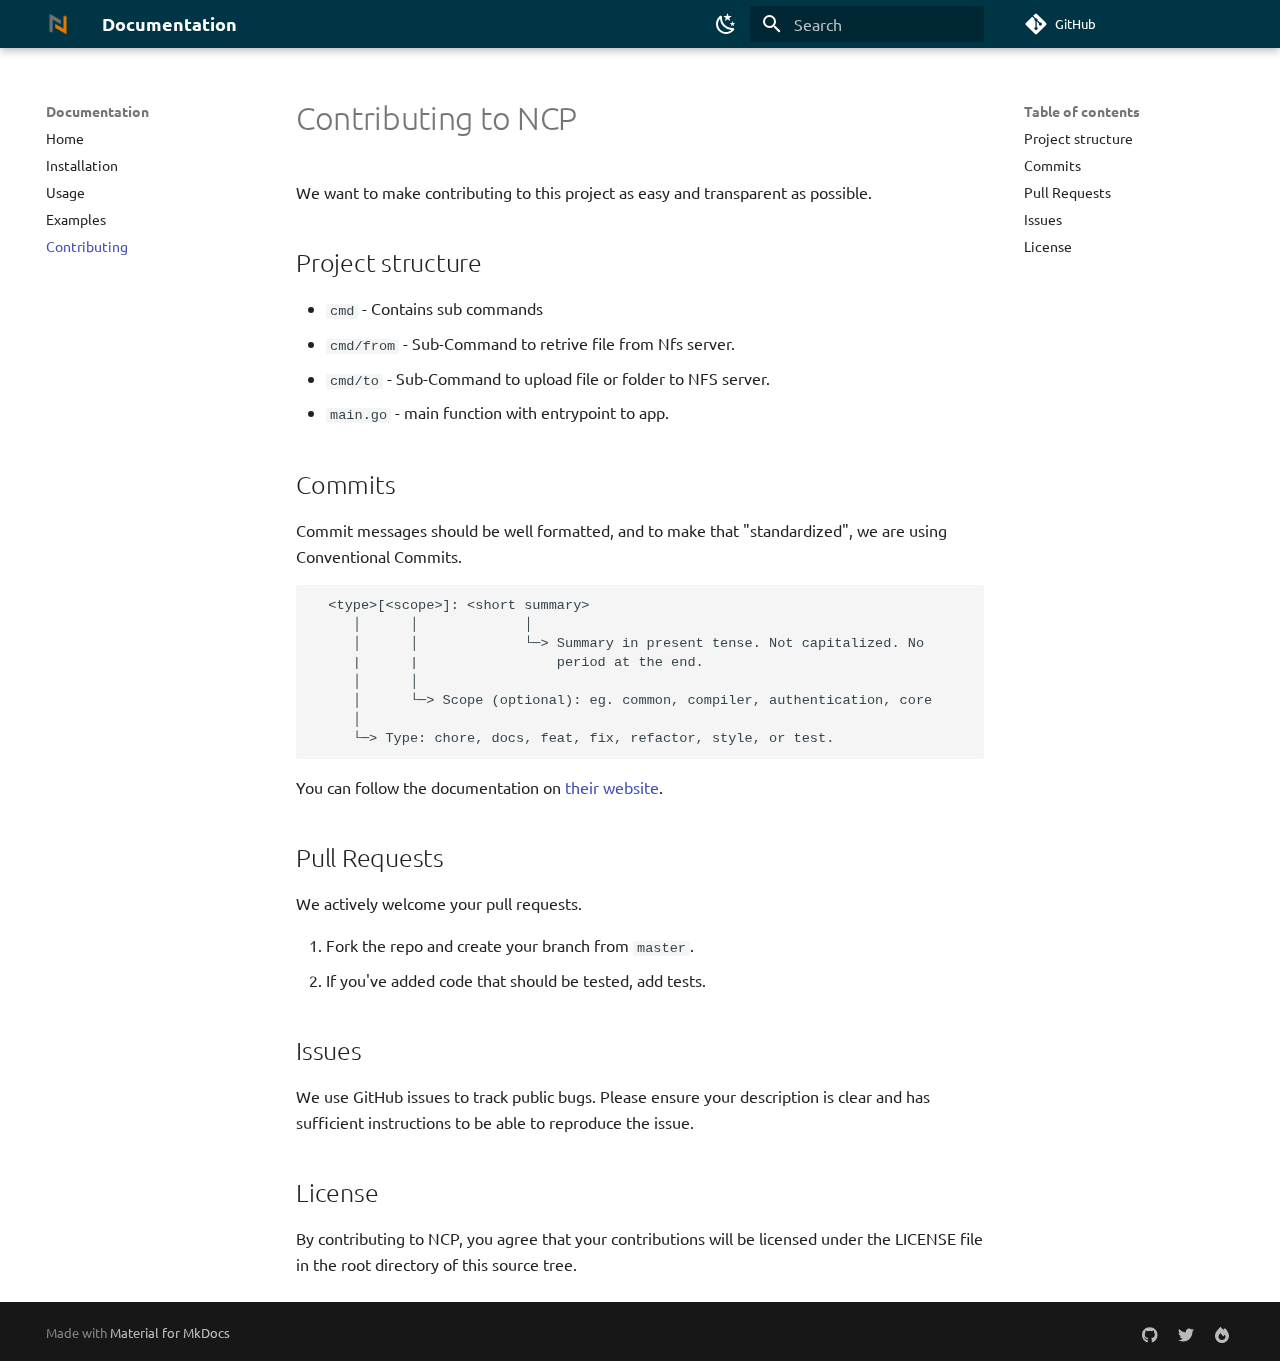
<file: contributing/index.html>
<!doctype html><html lang=en class=no-js> <head><meta charset=utf-8><meta name=viewport content="width=device-width,initial-scale=1"><link href=https://ncp.lmno.pk/contributing/ rel=canonical><link href=../03-examples/ rel=prev><link rel=icon href=../assets/favicon.png><meta name=generator content="mkdocs-1.4.3, mkdocs-material-9.1.15"><title>Contributing - Documentation</title><link rel=stylesheet href=../assets/stylesheets/main.26e3688c.min.css><link rel=stylesheet href=../assets/stylesheets/palette.ecc896b0.min.css><link rel=preconnect href=https://fonts.gstatic.com crossorigin><link rel=stylesheet href="https://fonts.googleapis.com/css?family=Ubuntu:300,300i,400,400i,700,700i%7CUbuntu+Mono:400,400i,700,700i&display=fallback"><style>:root{--md-text-font:"Ubuntu";--md-code-font:"Ubuntu Mono"}</style><link rel=stylesheet href=../stylesheets/extra.css><script>__md_scope=new URL("..",location),__md_hash=e=>[...e].reduce((e,_)=>(e<<5)-e+_.charCodeAt(0),0),__md_get=(e,_=localStorage,t=__md_scope)=>JSON.parse(_.getItem(t.pathname+"."+e)),__md_set=(e,_,t=localStorage,a=__md_scope)=>{try{t.setItem(a.pathname+"."+e,JSON.stringify(_))}catch(e){}}</script></head> <body dir=ltr data-md-color-scheme=light data-md-color-primary=indigo data-md-color-accent=amber> <script>var palette=__md_get("__palette");if(palette&&"object"==typeof palette.color)for(var key of Object.keys(palette.color))document.body.setAttribute("data-md-color-"+key,palette.color[key])</script> <input class=md-toggle data-md-toggle=drawer type=checkbox id=__drawer autocomplete=off> <input class=md-toggle data-md-toggle=search type=checkbox id=__search autocomplete=off> <label class=md-overlay for=__drawer></label> <div data-md-component=skip> <a href=#contributing-to-ncp class=md-skip> Skip to content </a> </div> <div data-md-component=announce> </div> <header class="md-header md-header--shadow" data-md-component=header> <nav class="md-header__inner md-grid" aria-label=Header> <a href=.. title=Documentation class="md-header__button md-logo" aria-label=Documentation data-md-component=logo> <img src=../assets/logo.png alt=logo> </a> <label class="md-header__button md-icon" for=__drawer> <svg xmlns=http://www.w3.org/2000/svg viewbox="0 0 24 24"><path d="M3 6h18v2H3V6m0 5h18v2H3v-2m0 5h18v2H3v-2Z"/></svg> </label> <div class=md-header__title data-md-component=header-title> <div class=md-header__ellipsis> <div class=md-header__topic> <span class=md-ellipsis> Documentation </span> </div> <div class=md-header__topic data-md-component=header-topic> <span class=md-ellipsis> Contributing </span> </div> </div> </div> <form class=md-header__option data-md-component=palette> <input class=md-option data-md-color-media="(prefers-color-scheme: light)" data-md-color-scheme=light data-md-color-primary=indigo data-md-color-accent=amber aria-label="Switch to dark mode" type=radio name=__palette id=__palette_1> <label class="md-header__button md-icon" title="Switch to dark mode" for=__palette_2 hidden> <svg xmlns=http://www.w3.org/2000/svg viewbox="0 0 24 24"><path d="m17.75 4.09-2.53 1.94.91 3.06-2.63-1.81-2.63 1.81.91-3.06-2.53-1.94L12.44 4l1.06-3 1.06 3 3.19.09m3.5 6.91-1.64 1.25.59 1.98-1.7-1.17-1.7 1.17.59-1.98L15.75 11l2.06-.05L18.5 9l.69 1.95 2.06.05m-2.28 4.95c.83-.08 1.72 1.1 1.19 1.85-.32.45-.66.87-1.08 1.27C15.17 23 8.84 23 4.94 19.07c-3.91-3.9-3.91-10.24 0-14.14.4-.4.82-.76 1.27-1.08.75-.53 1.93.36 1.85 1.19-.27 2.86.69 5.83 2.89 8.02a9.96 9.96 0 0 0 8.02 2.89m-1.64 2.02a12.08 12.08 0 0 1-7.8-3.47c-2.17-2.19-3.33-5-3.49-7.82-2.81 3.14-2.7 7.96.31 10.98 3.02 3.01 7.84 3.12 10.98.31Z"/></svg> </label> <input class=md-option data-md-color-media="(prefers-color-scheme: dark)" data-md-color-scheme=slate data-md-color-primary=indigo data-md-color-accent=amber aria-label="Switch to light mode" type=radio name=__palette id=__palette_2> <label class="md-header__button md-icon" title="Switch to light mode" for=__palette_1 hidden> <svg xmlns=http://www.w3.org/2000/svg viewbox="0 0 24 24"><path d="M12 7a5 5 0 0 1 5 5 5 5 0 0 1-5 5 5 5 0 0 1-5-5 5 5 0 0 1 5-5m0 2a3 3 0 0 0-3 3 3 3 0 0 0 3 3 3 3 0 0 0 3-3 3 3 0 0 0-3-3m0-7 2.39 3.42C13.65 5.15 12.84 5 12 5c-.84 0-1.65.15-2.39.42L12 2M3.34 7l4.16-.35A7.2 7.2 0 0 0 5.94 8.5c-.44.74-.69 1.5-.83 2.29L3.34 7m.02 10 1.76-3.77a7.131 7.131 0 0 0 2.38 4.14L3.36 17M20.65 7l-1.77 3.79a7.023 7.023 0 0 0-2.38-4.15l4.15.36m-.01 10-4.14.36c.59-.51 1.12-1.14 1.54-1.86.42-.73.69-1.5.83-2.29L20.64 17M12 22l-2.41-3.44c.74.27 1.55.44 2.41.44.82 0 1.63-.17 2.37-.44L12 22Z"/></svg> </label> </form> <label class="md-header__button md-icon" for=__search> <svg xmlns=http://www.w3.org/2000/svg viewbox="0 0 24 24"><path d="M9.5 3A6.5 6.5 0 0 1 16 9.5c0 1.61-.59 3.09-1.56 4.23l.27.27h.79l5 5-1.5 1.5-5-5v-.79l-.27-.27A6.516 6.516 0 0 1 9.5 16 6.5 6.5 0 0 1 3 9.5 6.5 6.5 0 0 1 9.5 3m0 2C7 5 5 7 5 9.5S7 14 9.5 14 14 12 14 9.5 12 5 9.5 5Z"/></svg> </label> <div class=md-search data-md-component=search role=dialog> <label class=md-search__overlay for=__search></label> <div class=md-search__inner role=search> <form class=md-search__form name=search> <input type=text class=md-search__input name=query aria-label=Search placeholder=Search autocapitalize=off autocorrect=off autocomplete=off spellcheck=false data-md-component=search-query required> <label class="md-search__icon md-icon" for=__search> <svg xmlns=http://www.w3.org/2000/svg viewbox="0 0 24 24"><path d="M9.5 3A6.5 6.5 0 0 1 16 9.5c0 1.61-.59 3.09-1.56 4.23l.27.27h.79l5 5-1.5 1.5-5-5v-.79l-.27-.27A6.516 6.516 0 0 1 9.5 16 6.5 6.5 0 0 1 3 9.5 6.5 6.5 0 0 1 9.5 3m0 2C7 5 5 7 5 9.5S7 14 9.5 14 14 12 14 9.5 12 5 9.5 5Z"/></svg> <svg xmlns=http://www.w3.org/2000/svg viewbox="0 0 24 24"><path d="M20 11v2H8l5.5 5.5-1.42 1.42L4.16 12l7.92-7.92L13.5 5.5 8 11h12Z"/></svg> </label> <nav class=md-search__options aria-label=Search> <button type=reset class="md-search__icon md-icon" title=Clear aria-label=Clear tabindex=-1> <svg xmlns=http://www.w3.org/2000/svg viewbox="0 0 24 24"><path d="M19 6.41 17.59 5 12 10.59 6.41 5 5 6.41 10.59 12 5 17.59 6.41 19 12 13.41 17.59 19 19 17.59 13.41 12 19 6.41Z"/></svg> </button> </nav> </form> <div class=md-search__output> <div class=md-search__scrollwrap data-md-scrollfix> <div class=md-search-result data-md-component=search-result> <div class=md-search-result__meta> Initializing search </div> <ol class=md-search-result__list role=presentation></ol> </div> </div> </div> </div> </div> <div class=md-header__source> <a href=https://github.com/kha7iq/ncp title="Go to repository" class=md-source data-md-component=source> <div class="md-source__icon md-icon"> <svg xmlns=http://www.w3.org/2000/svg viewbox="0 0 448 512"><!-- Font Awesome Free 6.4.0 by @fontawesome - https://fontawesome.com License - https://fontawesome.com/license/free (Icons: CC BY 4.0, Fonts: SIL OFL 1.1, Code: MIT License) Copyright 2023 Fonticons, Inc.--><path d="M439.55 236.05 244 40.45a28.87 28.87 0 0 0-40.81 0l-40.66 40.63 51.52 51.52c27.06-9.14 52.68 16.77 43.39 43.68l49.66 49.66c34.23-11.8 61.18 31 35.47 56.69-26.49 26.49-70.21-2.87-56-37.34L240.22 199v121.85c25.3 12.54 22.26 41.85 9.08 55a34.34 34.34 0 0 1-48.55 0c-17.57-17.6-11.07-46.91 11.25-56v-123c-20.8-8.51-24.6-30.74-18.64-45L142.57 101 8.45 235.14a28.86 28.86 0 0 0 0 40.81l195.61 195.6a28.86 28.86 0 0 0 40.8 0l194.69-194.69a28.86 28.86 0 0 0 0-40.81z"/></svg> </div> <div class=md-source__repository> GitHub </div> </a> </div> </nav> </header> <div class=md-container data-md-component=container> <main class=md-main data-md-component=main> <div class="md-main__inner md-grid"> <div class="md-sidebar md-sidebar--primary" data-md-component=sidebar data-md-type=navigation> <div class=md-sidebar__scrollwrap> <div class=md-sidebar__inner> <nav class="md-nav md-nav--primary" aria-label=Navigation data-md-level=0> <label class=md-nav__title for=__drawer> <a href=.. title=Documentation class="md-nav__button md-logo" aria-label=Documentation data-md-component=logo> <img src=../assets/logo.png alt=logo> </a> Documentation </label> <div class=md-nav__source> <a href=https://github.com/kha7iq/ncp title="Go to repository" class=md-source data-md-component=source> <div class="md-source__icon md-icon"> <svg xmlns=http://www.w3.org/2000/svg viewbox="0 0 448 512"><!-- Font Awesome Free 6.4.0 by @fontawesome - https://fontawesome.com License - https://fontawesome.com/license/free (Icons: CC BY 4.0, Fonts: SIL OFL 1.1, Code: MIT License) Copyright 2023 Fonticons, Inc.--><path d="M439.55 236.05 244 40.45a28.87 28.87 0 0 0-40.81 0l-40.66 40.63 51.52 51.52c27.06-9.14 52.68 16.77 43.39 43.68l49.66 49.66c34.23-11.8 61.18 31 35.47 56.69-26.49 26.49-70.21-2.87-56-37.34L240.22 199v121.85c25.3 12.54 22.26 41.85 9.08 55a34.34 34.34 0 0 1-48.55 0c-17.57-17.6-11.07-46.91 11.25-56v-123c-20.8-8.51-24.6-30.74-18.64-45L142.57 101 8.45 235.14a28.86 28.86 0 0 0 0 40.81l195.61 195.6a28.86 28.86 0 0 0 40.8 0l194.69-194.69a28.86 28.86 0 0 0 0-40.81z"/></svg> </div> <div class=md-source__repository> GitHub </div> </a> </div> <ul class=md-nav__list data-md-scrollfix> <li class=md-nav__item> <a href=.. class=md-nav__link> Home </a> </li> <li class=md-nav__item> <a href=../01-installation/ class=md-nav__link> Installation </a> </li> <li class=md-nav__item> <a href=../02-usage/ class=md-nav__link> Usage </a> </li> <li class=md-nav__item> <a href=../03-examples/ class=md-nav__link> Examples </a> </li> <li class="md-nav__item md-nav__item--active"> <input class="md-nav__toggle md-toggle" type=checkbox id=__toc> <label class="md-nav__link md-nav__link--active" for=__toc> Contributing <span class="md-nav__icon md-icon"></span> </label> <a href=./ class="md-nav__link md-nav__link--active"> Contributing </a> <nav class="md-nav md-nav--secondary" aria-label="Table of contents"> <label class=md-nav__title for=__toc> <span class="md-nav__icon md-icon"></span> Table of contents </label> <ul class=md-nav__list data-md-component=toc data-md-scrollfix> <li class=md-nav__item> <a href=#project-structure class=md-nav__link> Project structure </a> </li> <li class=md-nav__item> <a href=#commits class=md-nav__link> Commits </a> </li> <li class=md-nav__item> <a href=#pull-requests class=md-nav__link> Pull Requests </a> </li> <li class=md-nav__item> <a href=#issues class=md-nav__link> Issues </a> </li> <li class=md-nav__item> <a href=#license class=md-nav__link> License </a> </li> </ul> </nav> </li> </ul> </nav> </div> </div> </div> <div class="md-sidebar md-sidebar--secondary" data-md-component=sidebar data-md-type=toc> <div class=md-sidebar__scrollwrap> <div class=md-sidebar__inner> <nav class="md-nav md-nav--secondary" aria-label="Table of contents"> <label class=md-nav__title for=__toc> <span class="md-nav__icon md-icon"></span> Table of contents </label> <ul class=md-nav__list data-md-component=toc data-md-scrollfix> <li class=md-nav__item> <a href=#project-structure class=md-nav__link> Project structure </a> </li> <li class=md-nav__item> <a href=#commits class=md-nav__link> Commits </a> </li> <li class=md-nav__item> <a href=#pull-requests class=md-nav__link> Pull Requests </a> </li> <li class=md-nav__item> <a href=#issues class=md-nav__link> Issues </a> </li> <li class=md-nav__item> <a href=#license class=md-nav__link> License </a> </li> </ul> </nav> </div> </div> </div> <div class=md-content data-md-component=content> <article class="md-content__inner md-typeset"> <h1 id=contributing-to-ncp>Contributing to NCP<a class=headerlink href=#contributing-to-ncp title="Permanent link">&para;</a></h1> <p>We want to make contributing to this project as easy and transparent as possible.</p> <h2 id=project-structure>Project structure<a class=headerlink href=#project-structure title="Permanent link">&para;</a></h2> <ul> <li><code>cmd</code> - Contains sub commands</li> <li><code>cmd/from</code> - Sub-Command to retrive file from Nfs server.</li> <li><code>cmd/to</code> - Sub-Command to upload file or folder to NFS server.</li> <li><code>main.go</code> - main function with entrypoint to app.</li> </ul> <h2 id=commits>Commits<a class=headerlink href=#commits title="Permanent link">&para;</a></h2> <p>Commit messages should be well formatted, and to make that "standardized", we are using Conventional Commits.</p> <div class=codehilite><pre><span></span><code><span class=w>  </span>&lt;type&gt;<span class=o>[</span>&lt;scope&gt;<span class=o>]</span>:<span class=w> </span>&lt;short<span class=w> </span>summary&gt;
<span class=w>     </span>│<span class=w>      </span>│<span class=w>             </span>│
<span class=w>     </span>│<span class=w>      </span>│<span class=w>             </span>└─&gt;<span class=w> </span>Summary<span class=w> </span><span class=k>in</span><span class=w> </span>present<span class=w> </span>tense.<span class=w> </span>Not<span class=w> </span>capitalized.<span class=w> </span>No
<span class=w>     </span><span class=p>|</span><span class=w>      </span><span class=p>|</span><span class=w>                 </span>period<span class=w> </span>at<span class=w> </span>the<span class=w> </span>end.<span class=w> </span>
<span class=w>     </span>│<span class=w>      </span>│
<span class=w>     </span>│<span class=w>      </span>└─&gt;<span class=w> </span>Scope<span class=w> </span><span class=o>(</span>optional<span class=o>)</span>:<span class=w> </span>eg.<span class=w> </span>common,<span class=w> </span>compiler,<span class=w> </span>authentication,<span class=w> </span>core
<span class=w>     </span>│
<span class=w>     </span>└─&gt;<span class=w> </span>Type:<span class=w> </span>chore,<span class=w> </span>docs,<span class=w> </span>feat,<span class=w> </span>fix,<span class=w> </span>refactor,<span class=w> </span>style,<span class=w> </span>or<span class=w> </span>test.
</code></pre></div> <p>You can follow the documentation on <a href=https://www.conventionalcommits.org>their website</a>.</p> <h2 id=pull-requests>Pull Requests<a class=headerlink href=#pull-requests title="Permanent link">&para;</a></h2> <p>We actively welcome your pull requests.</p> <ol> <li>Fork the repo and create your branch from <code>master</code>.</li> <li>If you've added code that should be tested, add tests.</li> </ol> <h2 id=issues>Issues<a class=headerlink href=#issues title="Permanent link">&para;</a></h2> <p>We use GitHub issues to track public bugs. Please ensure your description is clear and has sufficient instructions to be able to reproduce the issue.</p> <h2 id=license>License<a class=headerlink href=#license title="Permanent link">&para;</a></h2> <p>By contributing to NCP, you agree that your contributions will be licensed under the LICENSE file in the root directory of this source tree.</p> </article> </div> </div> </main> <footer class=md-footer> <div class="md-footer-meta md-typeset"> <div class="md-footer-meta__inner md-grid"> <div class=md-copyright> Made with <a href=https://squidfunk.github.io/mkdocs-material/ target=_blank rel=noopener> Material for MkDocs </a> </div> <div class=md-social> <a href=https://github.com/kha7iq target=_blank rel=noopener title=github.com class=md-social__link> <svg xmlns=http://www.w3.org/2000/svg viewbox="0 0 496 512"><!-- Font Awesome Free 6.4.0 by @fontawesome - https://fontawesome.com License - https://fontawesome.com/license/free (Icons: CC BY 4.0, Fonts: SIL OFL 1.1, Code: MIT License) Copyright 2023 Fonticons, Inc.--><path d="M165.9 397.4c0 2-2.3 3.6-5.2 3.6-3.3.3-5.6-1.3-5.6-3.6 0-2 2.3-3.6 5.2-3.6 3-.3 5.6 1.3 5.6 3.6zm-31.1-4.5c-.7 2 1.3 4.3 4.3 4.9 2.6 1 5.6 0 6.2-2s-1.3-4.3-4.3-5.2c-2.6-.7-5.5.3-6.2 2.3zm44.2-1.7c-2.9.7-4.9 2.6-4.6 4.9.3 2 2.9 3.3 5.9 2.6 2.9-.7 4.9-2.6 4.6-4.6-.3-1.9-3-3.2-5.9-2.9zM244.8 8C106.1 8 0 113.3 0 252c0 110.9 69.8 205.8 169.5 239.2 12.8 2.3 17.3-5.6 17.3-12.1 0-6.2-.3-40.4-.3-61.4 0 0-70 15-84.7-29.8 0 0-11.4-29.1-27.8-36.6 0 0-22.9-15.7 1.6-15.4 0 0 24.9 2 38.6 25.8 21.9 38.6 58.6 27.5 72.9 20.9 2.3-16 8.8-27.1 16-33.7-55.9-6.2-112.3-14.3-112.3-110.5 0-27.5 7.6-41.3 23.6-58.9-2.6-6.5-11.1-33.3 2.6-67.9 20.9-6.5 69 27 69 27 20-5.6 41.5-8.5 62.8-8.5s42.8 2.9 62.8 8.5c0 0 48.1-33.6 69-27 13.7 34.7 5.2 61.4 2.6 67.9 16 17.7 25.8 31.5 25.8 58.9 0 96.5-58.9 104.2-114.8 110.5 9.2 7.9 17 22.9 17 46.4 0 33.7-.3 75.4-.3 83.6 0 6.5 4.6 14.4 17.3 12.1C428.2 457.8 496 362.9 496 252 496 113.3 383.5 8 244.8 8zM97.2 352.9c-1.3 1-1 3.3.7 5.2 1.6 1.6 3.9 2.3 5.2 1 1.3-1 1-3.3-.7-5.2-1.6-1.6-3.9-2.3-5.2-1zm-10.8-8.1c-.7 1.3.3 2.9 2.3 3.9 1.6 1 3.6.7 4.3-.7.7-1.3-.3-2.9-2.3-3.9-2-.6-3.6-.3-4.3.7zm32.4 35.6c-1.6 1.3-1 4.3 1.3 6.2 2.3 2.3 5.2 2.6 6.5 1 1.3-1.3.7-4.3-1.3-6.2-2.2-2.3-5.2-2.6-6.5-1zm-11.4-14.7c-1.6 1-1.6 3.6 0 5.9 1.6 2.3 4.3 3.3 5.6 2.3 1.6-1.3 1.6-3.9 0-6.2-1.4-2.3-4-3.3-5.6-2z"/></svg> </a> <a href=https://twitter.com/kha7iq target=_blank rel=noopener title=twitter.com class=md-social__link> <svg xmlns=http://www.w3.org/2000/svg viewbox="0 0 512 512"><!-- Font Awesome Free 6.4.0 by @fontawesome - https://fontawesome.com License - https://fontawesome.com/license/free (Icons: CC BY 4.0, Fonts: SIL OFL 1.1, Code: MIT License) Copyright 2023 Fonticons, Inc.--><path d="M459.37 151.716c.325 4.548.325 9.097.325 13.645 0 138.72-105.583 298.558-298.558 298.558-59.452 0-114.68-17.219-161.137-47.106 8.447.974 16.568 1.299 25.34 1.299 49.055 0 94.213-16.568 130.274-44.832-46.132-.975-84.792-31.188-98.112-72.772 6.498.974 12.995 1.624 19.818 1.624 9.421 0 18.843-1.3 27.614-3.573-48.081-9.747-84.143-51.98-84.143-102.985v-1.299c13.969 7.797 30.214 12.67 47.431 13.319-28.264-18.843-46.781-51.005-46.781-87.391 0-19.492 5.197-37.36 14.294-52.954 51.655 63.675 129.3 105.258 216.365 109.807-1.624-7.797-2.599-15.918-2.599-24.04 0-57.828 46.782-104.934 104.934-104.934 30.213 0 57.502 12.67 76.67 33.137 23.715-4.548 46.456-13.32 66.599-25.34-7.798 24.366-24.366 44.833-46.132 57.827 21.117-2.273 41.584-8.122 60.426-16.243-14.292 20.791-32.161 39.308-52.628 54.253z"/></svg> </a> <a href=https://ncp.lmno.pk/ target=_blank rel=noopener title=ncp.lmno.pk class=md-social__link> <svg xmlns=http://www.w3.org/2000/svg viewbox="0 0 448 512"><!-- Font Awesome Free 6.4.0 by @fontawesome - https://fontawesome.com License - https://fontawesome.com/license/free (Icons: CC BY 4.0, Fonts: SIL OFL 1.1, Code: MIT License) Copyright 2023 Fonticons, Inc.--><path d="M159.3 5.4c7.8-7.3 19.9-7.2 27.7.1 27.6 25.9 53.5 53.8 77.7 84 11-14.4 23.5-30.1 37-42.9 7.9-7.4 20.1-7.4 28 .1 34.6 33 63.9 76.6 84.5 118 20.3 40.8 33.8 82.5 33.8 111.9C448 404.2 348.2 512 224 512 98.4 512 0 404.1 0 276.5c0-38.4 17.8-85.3 45.4-131.7C73.3 97.7 112.7 48.6 159.3 5.4zM225.7 416c25.3 0 47.7-7 68.8-21 42.1-29.4 53.4-88.2 28.1-134.4-4.5-9-16-9.6-22.5-2l-25.2 29.3c-6.6 7.6-18.5 7.4-24.7-.5-16.5-21-46-58.5-62.8-79.8-6.3-8-18.3-8.1-24.7-.1-33.8 42.5-50.8 69.3-50.8 99.4.1 68.5 50.7 109.1 113.8 109.1z"/></svg> </a> </div> </div> </div> </footer> </div> <div class=md-dialog data-md-component=dialog> <div class="md-dialog__inner md-typeset"></div> </div> <script id=__config type=application/json>{"base": "..", "features": [], "search": "../assets/javascripts/workers/search.208ed371.min.js", "translations": {"clipboard.copied": "Copied to clipboard", "clipboard.copy": "Copy to clipboard", "search.result.more.one": "1 more on this page", "search.result.more.other": "# more on this page", "search.result.none": "No matching documents", "search.result.one": "1 matching document", "search.result.other": "# matching documents", "search.result.placeholder": "Type to start searching", "search.result.term.missing": "Missing", "select.version": "Select version"}}</script> <script src=../assets/javascripts/bundle.b4d07000.min.js></script> </body> </html>
</file>
